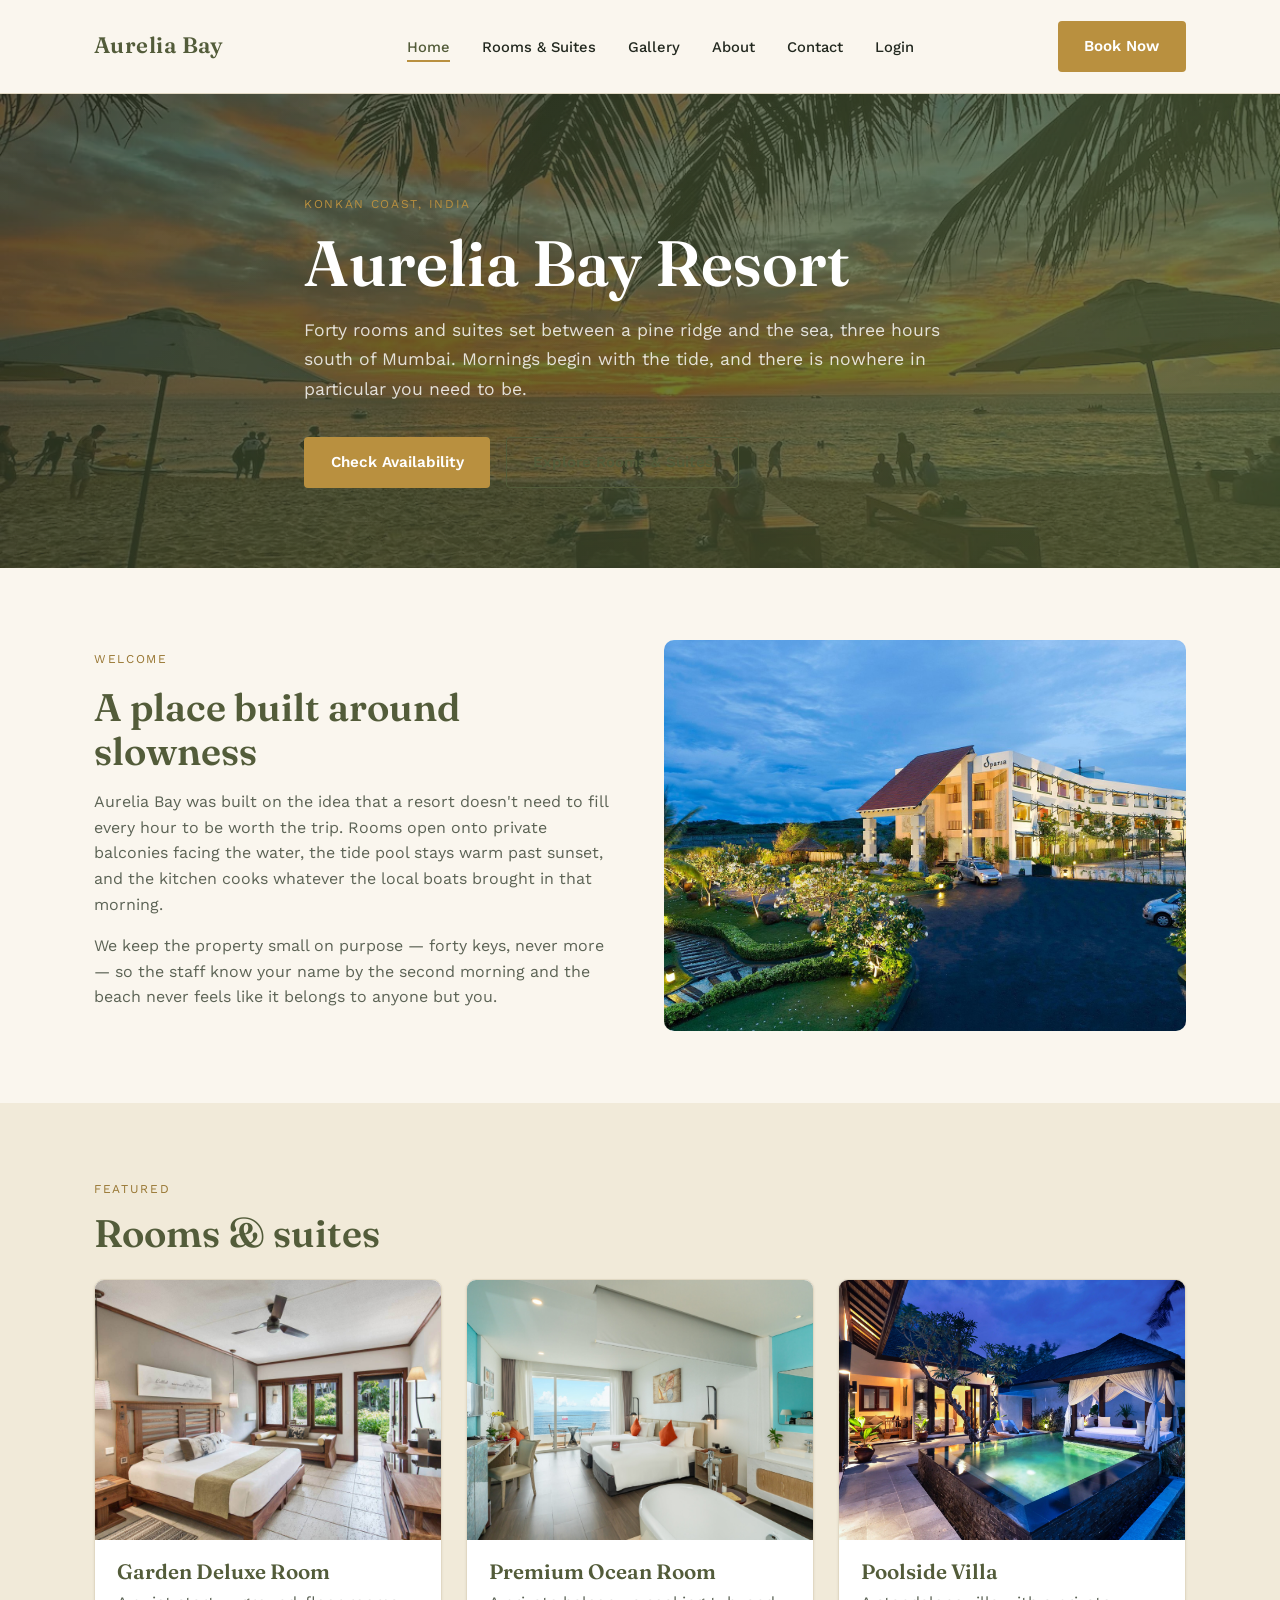
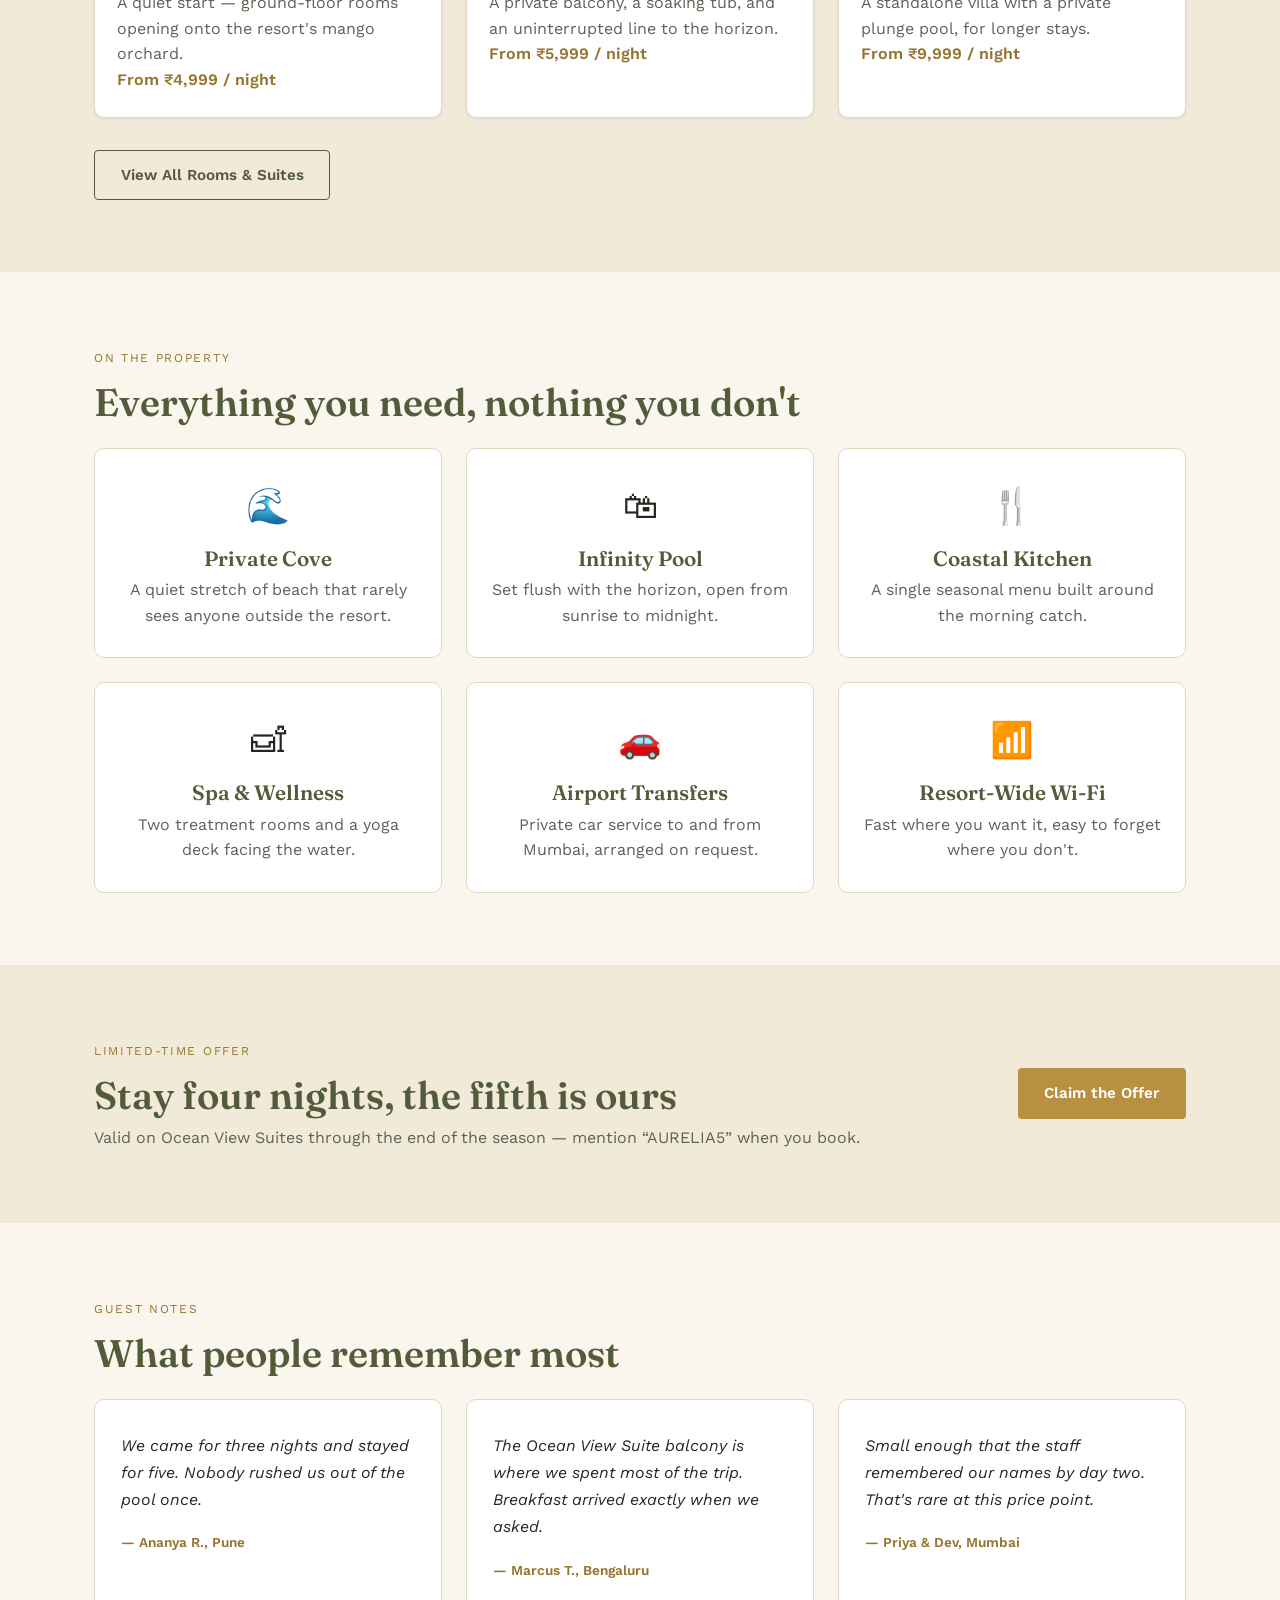
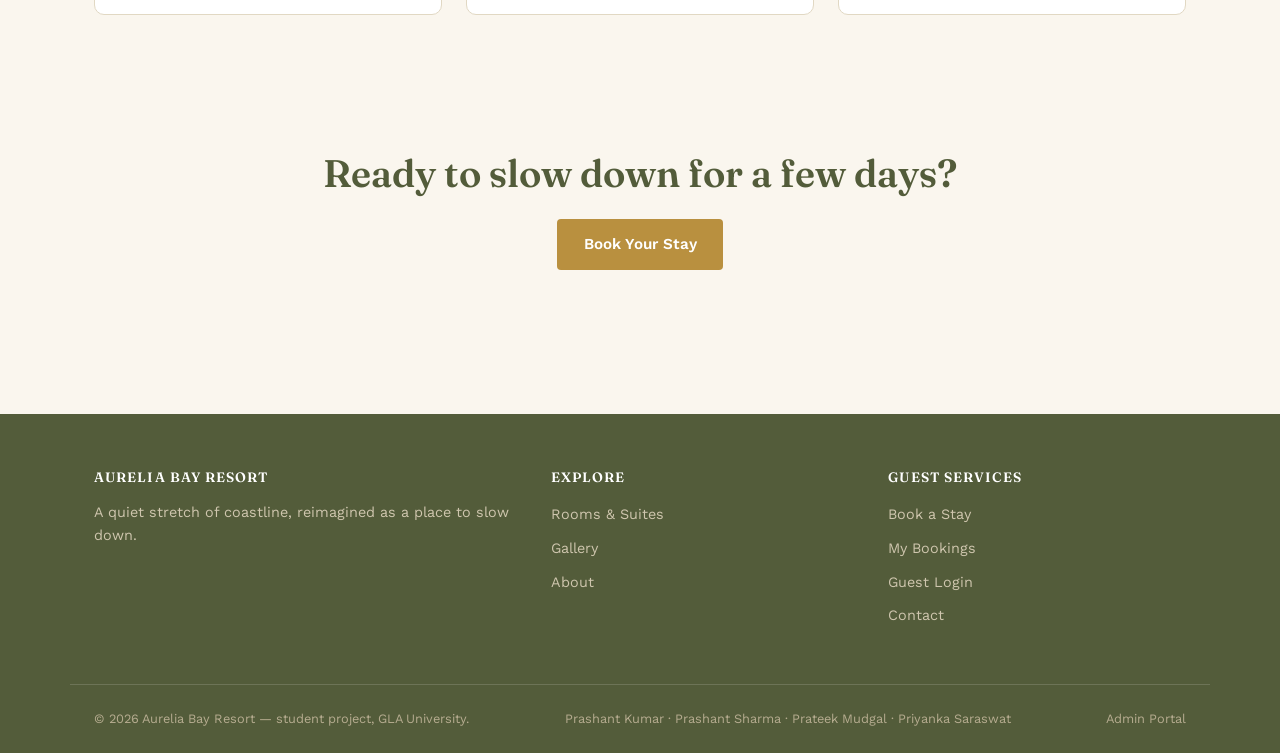
<file: index.html>
<!DOCTYPE html>
<html lang="en">
<head>
  <meta charset="UTF-8">
  <meta name="viewport" content="width=device-width, initial-scale=1.0">
  <title>Home &mdash; Aurelia Bay Resort</title>
  <link rel="preconnect" href="https://fonts.googleapis.com">
  <link rel="preconnect" href="https://fonts.gstatic.com" crossorigin>
  <link href="https://fonts.googleapis.com/css2?family=Fraunces:opsz,wght@9..144,400;9..144,600&family=Work+Sans:wght@400;500;600&display=swap" rel="stylesheet">
  <link rel="stylesheet" href="css/style.css">

</head>
<body>

<header class="site-header">
  <!-- =================================================================
       Shared header + footer. Do NOT edit markup or styling here on a
       per-page basis — this block must stay identical across every
       public page. Header/footer look comes ONLY from css/style.css.
       ================================================================= -->
  <div class="container header-inner">
    <a href="index.html" class="logo">Aurelia Bay</a>
    <input type="checkbox" id="nav-toggle" class="nav-toggle">
    <label for="nav-toggle" class="nav-toggle-label"><span></span><span></span><span></span></label>
    <nav class="main-nav" aria-label="Primary">
      <ul>
        <li><a href="index.html" class="nav-link active">Home</a></li>
        <li><a href="rooms.html" class="nav-link">Rooms &amp; Suites</a></li>
        <li><a href="gallery.html" class="nav-link">Gallery</a></li>
        <li><a href="about.html" class="nav-link">About</a></li>
        <li><a href="contact.html" class="nav-link">Contact</a></li>
        <li id="nav-auth-slot"><a href="login.html" class="nav-link">Login</a></li>
      </ul>
    </nav>
    <a href="booking.html" class="btn btn-primary nav-cta">Book Now</a>
  </div>
</header>

<main>
  <!-- =================================================================
       PAGE CONTENT — owned by Prashant Kumar
       Do not add <style> tags or inline style="" — use css/style.css.
       ================================================================= -->

  <section class="hero">
    <div class="container">
      <p class="eyebrow">Konkan Coast, India</p>
      <h1>Aurelia Bay Resort</h1>
      <p class="hero-sub">Forty rooms and suites set between a pine ridge and the sea, three hours south of Mumbai. Mornings begin with the tide, and there is nowhere in particular you need to be.</p>
      <div class="hero-actions">
        <a href="booking.html" class="btn btn-primary">Check Availability</a>
        <a href="rooms.html" class="btn btn-outline">Explore Rooms &amp; Suites</a>
      </div>
    </div>
  </section>

  <section class="section container">
    <div class="welcome-grid">
      <div>
        <p class="eyebrow">Welcome</p>
        <h2>A place built around slowness</h2>
        <p>Aurelia Bay was built on the idea that a resort doesn't need to fill every hour to be worth the trip. Rooms open onto private balconies facing the water, the tide pool stays warm past sunset, and the kitchen cooks whatever the local boats brought in that morning.</p>
        <p>We keep the property small on purpose &mdash; forty keys, never more &mdash; so the staff know your name by the second morning and the beach never feels like it belongs to anyone but you.</p>
      </div>
      <div class="card-media"><img src="gallery/Resort-Exterior.jpg" alt="Aurelia Bay Resort exterior"></div>
    </div>
  </section>

  <section class="section section-alt">
    <div class="container">
      <p class="eyebrow">Featured</p>
      <h2>Rooms &amp; suites</h2>
      <div class="featured-grid">
        <div class="card">
          <div class="card-media"><img src="gallery/Garden-View-Room.jpg" alt="Garden View Room"></div>
          <div class="card-body">
            <h3>Garden Deluxe Room</h3>
            <p>A quiet start &mdash; ground-floor rooms opening onto the resort's mango orchard.</p>
            <p class="card-price">From &#8377;4,999 / night</p>
          </div>
        </div>
        <div class="card">
          <div class="card-media"><img src="gallery/Premium-View-Ocean.jpg" alt="Ocean View Suite"></div>
          <div class="card-body">
            <h3>Premium Ocean Room</h3>
            <p>A private balcony, a soaking tub, and an uninterrupted line to the horizon.</p>
            <p class="card-price">From &#8377;5,999 / night</p>
          </div>
        </div>
        <div class="card">
          <div class="card-media"><img src="gallery/Poolside-View-Villa.jpg" alt="Pool Villa"></div>
          <div class="card-body">
            <h3>Poolside Villa</h3>
            <p>A standalone villa with a private plunge pool, for longer stays.</p>
            <p class="card-price">From &#8377;9,999 / night</p>
          </div>
        </div>
      </div>
      <p class="mt-lg"><a href="rooms.html" class="btn btn-outline">View All Rooms &amp; Suites</a></p>
    </div>
  </section>

  <section class="section container">
    <p class="eyebrow">On the Property</p>
    <h2>Everything you need, nothing you don't</h2>
    <div class="amenities-grid">
      <div class="amenity"><span class="amenity-icon">&#127754;</span><h3>Private Cove</h3><p>A quiet stretch of beach that rarely sees anyone outside the resort.</p></div>
      <div class="amenity"><span class="amenity-icon">&#128717;</span><h3>Infinity Pool</h3><p>Set flush with the horizon, open from sunrise to midnight.</p></div>
      <div class="amenity"><span class="amenity-icon">&#127860;</span><h3>Coastal Kitchen</h3><p>A single seasonal menu built around the morning catch.</p></div>
      <div class="amenity"><span class="amenity-icon">&#128715;</span><h3>Spa &amp; Wellness</h3><p>Two treatment rooms and a yoga deck facing the water.</p></div>
      <div class="amenity"><span class="amenity-icon">&#128663;</span><h3>Airport Transfers</h3><p>Private car service to and from Mumbai, arranged on request.</p></div>
      <div class="amenity"><span class="amenity-icon">&#128246;</span><h3>Resort-Wide Wi-Fi</h3><p>Fast where you want it, easy to forget where you don't.</p></div>
    </div>
  </section>

  <section class="section section-alt cta-banner">
    <div class="container cta-banner-inner">
      <div>
        <p class="eyebrow">Limited-Time Offer</p>
        <h2>Stay four nights, the fifth is ours</h2>
        <p>Valid on Ocean View Suites through the end of the season &mdash; mention &ldquo;AURELIA5&rdquo; when you book.</p>
      </div>
      <a href="booking.html" class="btn btn-primary">Claim the Offer</a>
    </div>
  </section>

  <section class="section container">
    <p class="eyebrow">Guest Notes</p>
    <h2>What people remember most</h2>
    <div class="testimonial-grid">
      <blockquote class="testimonial">
        <p>We came for three nights and stayed for five. Nobody rushed us out of the pool once.</p>
        <cite>&mdash; Ananya R., Pune</cite>
      </blockquote>
      <blockquote class="testimonial">
        <p>The Ocean View Suite balcony is where we spent most of the trip. Breakfast arrived exactly when we asked.</p>
        <cite>&mdash; Marcus T., Bengaluru</cite>
      </blockquote>
      <blockquote class="testimonial">
        <p>Small enough that the staff remembered our names by day two. That's rare at this price point.</p>
        <cite>&mdash; Priya &amp; Dev, Mumbai</cite>
      </blockquote>
    </div>
  </section>

  <section class="section container final-cta">
    <h2>Ready to slow down for a few days?</h2>
    <a href="booking.html" class="btn btn-primary">Book Your Stay</a>
  </section>
</main>

<footer class="site-footer">
  <div class="container footer-grid">
    <div>
      <h4>Aurelia Bay Resort</h4>
      <p>A quiet stretch of coastline, reimagined as a place to slow down.</p>
    </div>
    <div>
      <h4>Explore</h4>
      <ul role="list">
        <li><a href="rooms.html">Rooms &amp; Suites</a></li>
        <li><a href="gallery.html">Gallery</a></li>
        <li><a href="about.html">About</a></li>
      </ul>
    </div>
    <div>
      <h4>Guest Services</h4>
      <ul role="list">
        <li><a href="booking.html">Book a Stay</a></li>
        <li><a href="my-bookings.html">My Bookings</a></li>
        <li><a href="login.html">Guest Login</a></li>
        <li><a href="contact.html">Contact</a></li>
      </ul>
    </div>
  </div>
  <div class="container footer-bottom">
    <span>&copy; 2026 Aurelia Bay Resort &mdash; student project, GLA University.</span>
    <span>Prashant Kumar &middot; Prashant Sharma &middot; Prateek Mudgal &middot; Priyanka Saraswat</span>
    <a href="admin-login.html" style="color:#b6ac90;font-size:0.8rem">Admin Portal</a>
  </div>
</footer>

<script src="Js/main.js"></script>
</body>
</html>
</file>
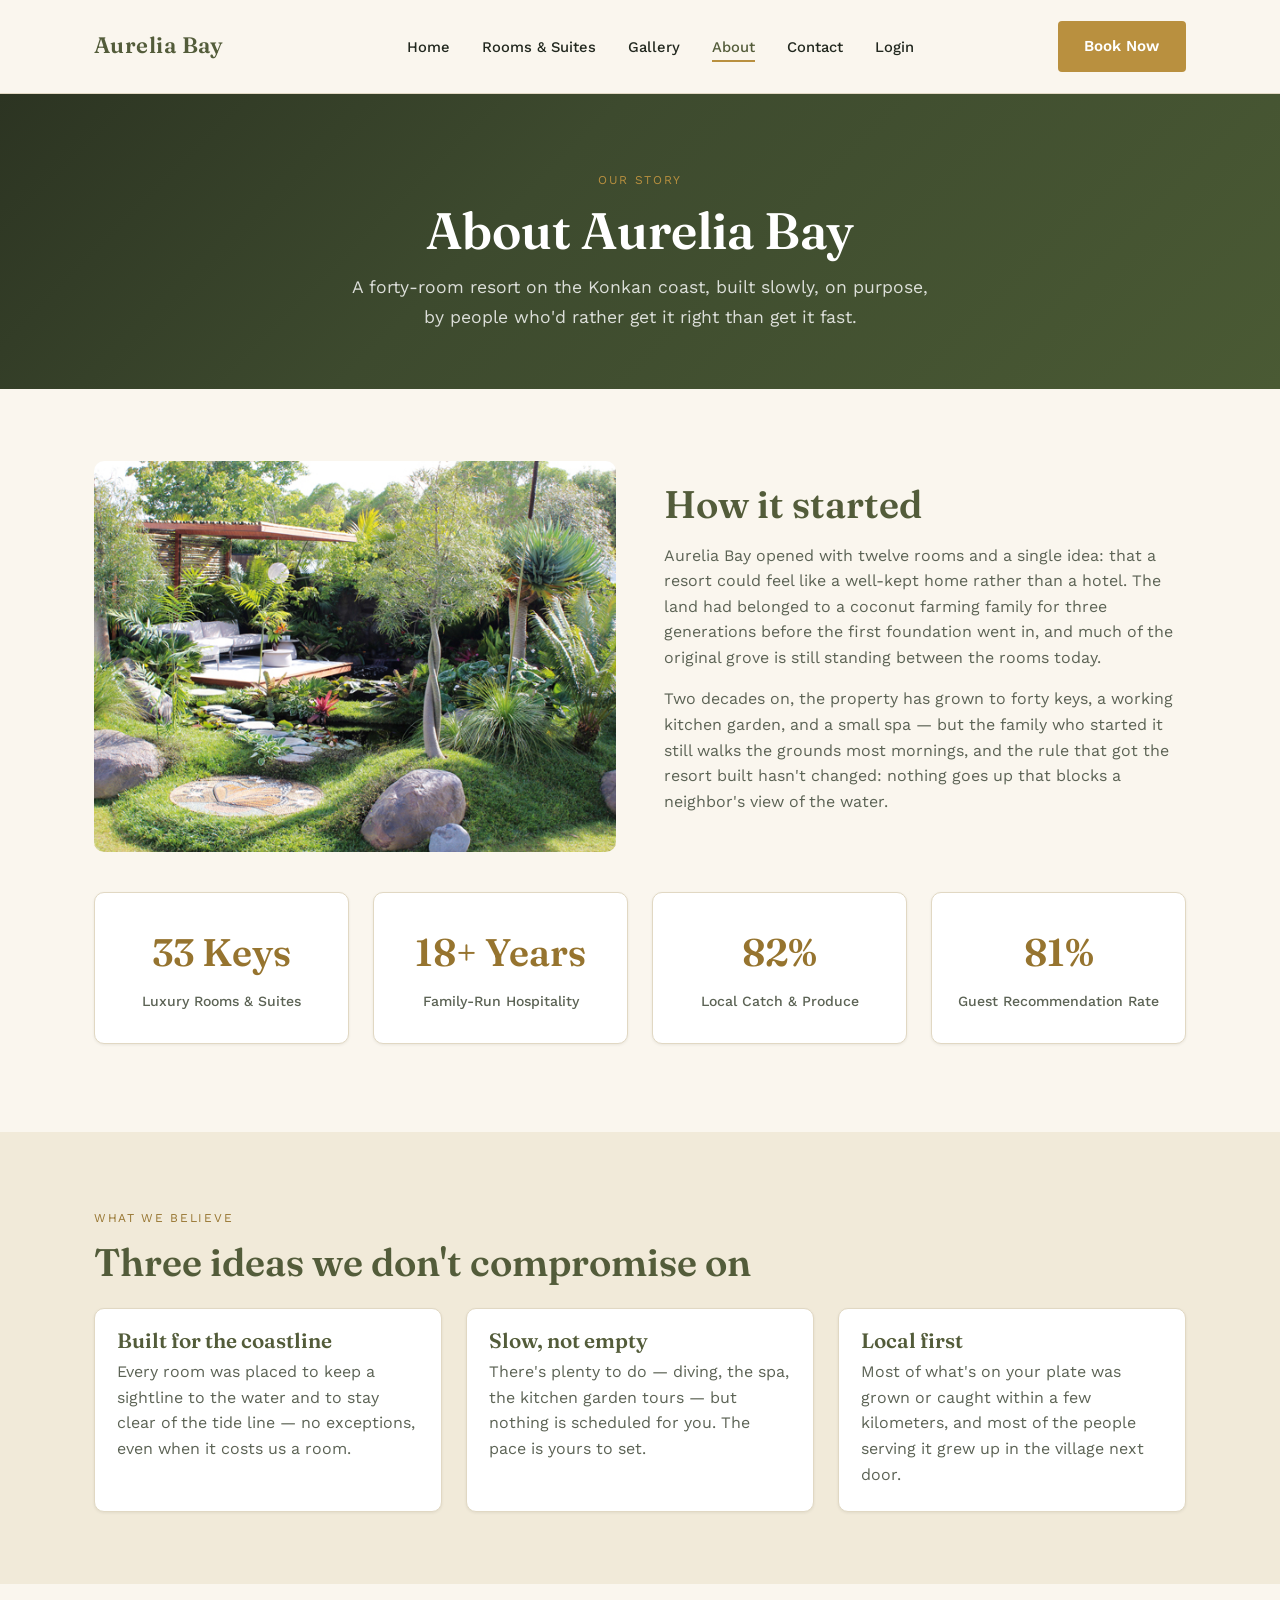
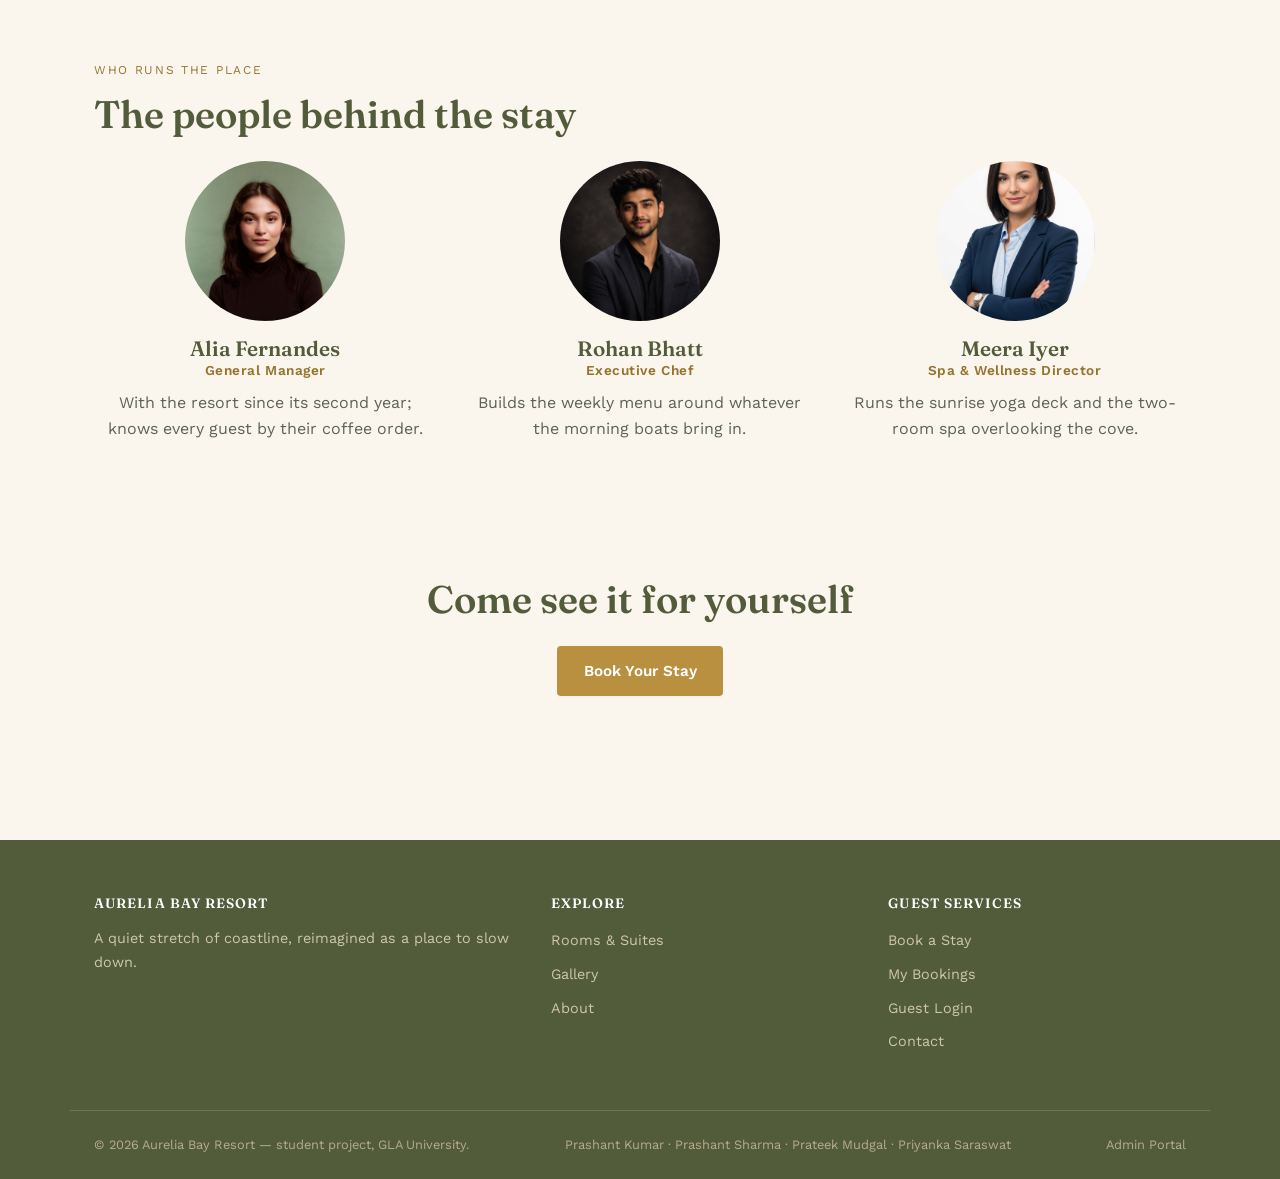
<file: about.html>
<!DOCTYPE html>
<html lang="en">

<head>
  <meta charset="UTF-8">
  <meta name="viewport" content="width=device-width, initial-scale=1.0">
  <title>About Us &mdash; Aurelia Bay Resort</title>
  <link rel="preconnect" href="https://fonts.googleapis.com">
  <link rel="preconnect" href="https://fonts.gstatic.com" crossorigin>
  <link
    href="https://fonts.googleapis.com/css2?family=Fraunces:opsz,wght@9..144,400;9..144,600&family=Work+Sans:wght@400;500;600&display=swap"
    rel="stylesheet">
  <link rel="stylesheet" href="css/style.css">

</head>

<body>

  <header class="site-header">
    <!-- =================================================================
       Shared header + footer. Do NOT edit markup or styling here on a
       per-page basis — this block must stay identical across every
       public page. Header/footer look comes ONLY from css/style.css.
       ================================================================= -->
    <div class="container header-inner">
      <a href="index.html" class="logo">Aurelia Bay</a>
      <input type="checkbox" id="nav-toggle" class="nav-toggle">
      <label for="nav-toggle" class="nav-toggle-label"><span></span><span></span><span></span></label>
      <nav class="main-nav" aria-label="Primary">
        <ul>
          <li><a href="index.html" class="nav-link">Home</a></li>
          <li><a href="rooms.html" class="nav-link">Rooms &amp; Suites</a></li>
          <li><a href="gallery.html" class="nav-link">Gallery</a></li>
          <li><a href="about.html" class="nav-link active">About</a></li>
          <li><a href="contact.html" class="nav-link">Contact</a></li>
          <li id="nav-auth-slot"><a href="login.html" class="nav-link">Login</a></li>
        </ul>
      </nav>
      <a href="booking.html" class="btn btn-primary nav-cta">Book Now</a>
    </div>
  </header>

  <main>
    <!-- =================================================================
       PAGE CONTENT — owned by Prashant Kumar
       Do not add <style> tags or inline style="" — use css/style.css.
       ================================================================= -->

    <section class="page-hero">
      <div class="container">
        <p class="eyebrow">Our Story</p>
        <h1>About Aurelia Bay</h1>
        <p class="lead">A forty-room resort on the Konkan coast, built slowly, on purpose, by people who'd rather get it
          right than get it fast.</p>
      </div>
    </section>

    <section class="section container">
      <div class="welcome-grid">
        <div class="card-media"><img src="gallery/Resort-Garden.jpg" alt="Aurelia Bay Resort gardens"></div>
        <div>
          <h2>How it started</h2>
          <p>Aurelia Bay opened with twelve rooms and a single idea: that a resort could feel like a well-kept home
            rather than a hotel. The land had belonged to a coconut farming family for three generations before the
            first foundation went in, and much of the original grove is still standing between the rooms today.</p>
          <p>Two decades on, the property has grown to forty keys, a working kitchen garden, and a small spa &mdash; but
            the family who started it still walks the grounds most mornings, and the rule that got the resort built
            hasn't changed: nothing goes up that blocks a neighbor's view of the water.</p>
        </div>
      </div>

      <div class="about-stats-grid">
        <div class="stat-item">
          <span class="stat-number" data-target="40" data-suffix=" Keys">0</span>
          <span class="stat-label">Luxury Rooms &amp; Suites</span>
        </div>
        <div class="stat-item">
          <span class="stat-number" data-target="22" data-suffix="+ Years">0</span>
          <span class="stat-label">Family-Run Hospitality</span>
        </div>
        <div class="stat-item">
          <span class="stat-number" data-target="100" data-suffix="%">0</span>
          <span class="stat-label">Local Catch &amp; Produce</span>
        </div>
        <div class="stat-item">
          <span class="stat-number" data-target="98" data-suffix="%">0</span>
          <span class="stat-label">Guest Recommendation Rate</span>
        </div>
      </div>
    </section>

    <section class="section section-alt">
      <div class="container">
        <p class="eyebrow">What We Believe</p>
        <h2>Three ideas we don't compromise on</h2>
        <div class="value-grid">
          <div class="card">
            <div class="card-body">
              <h3>Built for the coastline</h3>
              <p>Every room was placed to keep a sightline to the water and to stay clear of the tide line &mdash; no
                exceptions, even when it costs us a room.</p>
            </div>
          </div>
          <div class="card">
            <div class="card-body">
              <h3>Slow, not empty</h3>
              <p>There's plenty to do &mdash; diving, the spa, the kitchen garden tours &mdash; but nothing is scheduled
                for you. The pace is yours to set.</p>
            </div>
          </div>
          <div class="card">
            <div class="card-body">
              <h3>Local first</h3>
              <p>Most of what's on your plate was grown or caught within a few kilometers, and most of the people
                serving it grew up in the village next door.</p>
            </div>
          </div>
        </div>
      </div>
    </section>

    <section class="section container">
      <p class="eyebrow">Who Runs the Place</p>
      <h2>The people behind the stay</h2>
      <div class="team-grid">
        <div>
          <div class="card-media team-photo"><img src="gallery/Alia Fernandes.png" alt="Alia Fernandes"></div>
          <h3>Alia Fernandes</h3>
          <p class="team-role">General Manager</p>
          <p>With the resort since its second year; knows every guest by their coffee order.</p>
        </div>
        <div>
          <div class="card-media team-photo"><img src="gallery/Rohan Bhatt.png" alt="Rohan Bhatt"></div>
          <h3>Rohan Bhatt</h3>
          <p class="team-role">Executive Chef</p>
          <p>Builds the weekly menu around whatever the morning boats bring in.</p>
        </div>
        <div>
          <div class="card-media team-photo"><img src="gallery/Meera Iyer.png" alt="Meera Iyer"></div>
          <h3>Meera Iyer</h3>
          <p class="team-role">Spa &amp; Wellness Director</p>
          <p>Runs the sunrise yoga deck and the two-room spa overlooking the cove.</p>
        </div>
      </div>
    </section>

    <section class="section container final-cta">
      <h2>Come see it for yourself</h2>
      <a href="booking.html" class="btn btn-primary">Book Your Stay</a>
    </section>
  </main>

  <footer class="site-footer">
    <div class="container footer-grid">
      <div>
        <h4>Aurelia Bay Resort</h4>
        <p>A quiet stretch of coastline, reimagined as a place to slow down.</p>
      </div>
      <div>
        <h4>Explore</h4>
        <ul role="list">
          <li><a href="rooms.html">Rooms &amp; Suites</a></li>
          <li><a href="gallery.html">Gallery</a></li>
          <li><a href="about.html">About</a></li>
        </ul>
      </div>
      <div>
        <h4>Guest Services</h4>
        <ul role="list">
          <li><a href="booking.html">Book a Stay</a></li>
          <li><a href="my-bookings.html">My Bookings</a></li>
          <li><a href="login.html">Guest Login</a></li>
          <li><a href="contact.html">Contact</a></li>
        </ul>
      </div>
    </div>
    <div class="container footer-bottom">
      <span>&copy; 2026 Aurelia Bay Resort &mdash; student project, GLA University.</span>
      <span>Prashant Kumar &middot; Prashant Sharma &middot; Prateek Mudgal &middot; Priyanka Saraswat</span>
      <a href="admin-login.html" style="color:#b6ac90;font-size:0.8rem">Admin Portal</a>
    </div>
  </footer>

  <script src="Js/main.js"></script>
  <script src="Js/about.js"></script>
</body>

</html>
</file>
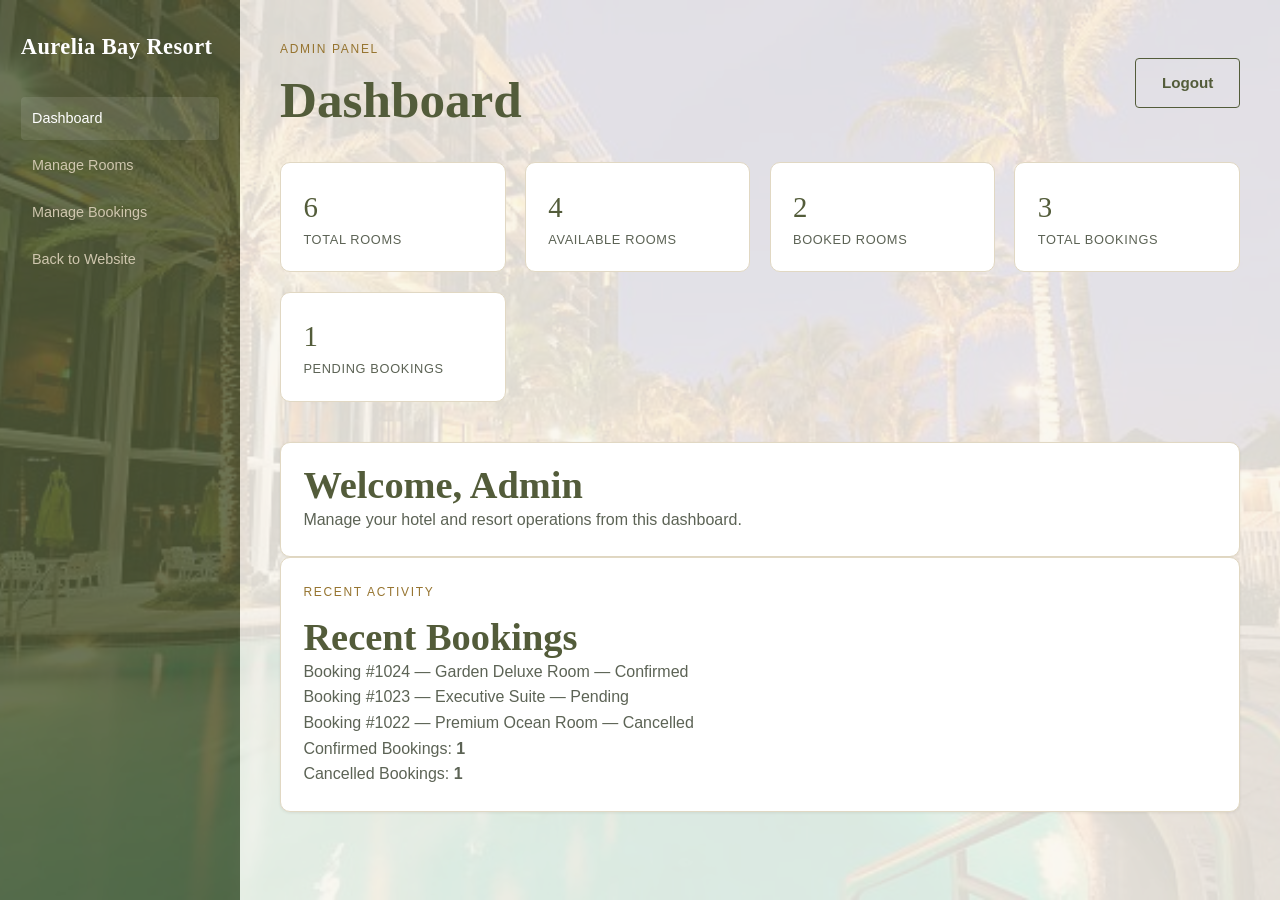
<file: admin-dashboard.html>
<!DOCTYPE html>
<html lang="en">

<head>
    <meta charset="UTF-8">
    <meta name="viewport" content="width=device-width, initial-scale=1.0">

    <title>Admin Dashboard</title>

    <link rel="stylesheet" href="css/style.css">
    <link rel="stylesheet" href="css/admin.css">
</head>

<body>

    <div class="admin-shell">

        <aside class="admin-sidebar">

            <a href="admin-dashboard.html" class="logo">
                Aurelia Bay Resort
            </a>

            <nav class="admin-nav">
                <a href="admin-dashboard.html" class="active">Dashboard</a>
                <a href="manage-rooms.html">Manage Rooms</a>
                <a href="manage-bookings.html">Manage Bookings</a>
                <a href="index.html">Back to Website</a>
            </nav>

        </aside>

        <main class="admin-main">

            <div class="admin-topbar">
                <div>
                    <span class="eyebrow">Admin Panel</span>
                    <h1>Dashboard</h1>
                </div>

                <a href="admin-login.html" class="btn btn-outline">
                    Logout
                </a>
            </div>

            <!-- Room and Booking Statistics -->
            <section class="stat-grid">

                <article class="stat-card">
                    <div class="stat-value" id="total-rooms">6</div>
                    <div class="stat-label">Total Rooms</div>
                </article>

                <article class="stat-card">
                    <div class="stat-value" id="available-rooms">4</div>
                    <div class="stat-label">Available Rooms</div>
                </article>

                <article class="stat-card">
                    <div class="stat-value" id="booked-rooms">2</div>
                    <div class="stat-label">Booked Rooms</div>
                </article>

                <article class="stat-card">
                    <div class="stat-value" id="total-bookings">3</div>
                    <div class="stat-label">Total Bookings</div>
                </article>

                <article class="stat-card">
                    <div class="stat-value" id="pending-bookings">1</div>
                    <div class="stat-label">Pending Bookings</div>
                </article>

            </section>

            <section class="card">
                <div class="card-body">

                    <h2>Welcome, Admin</h2>

                    <p>
                        Manage your hotel and resort operations
                        from this dashboard.
                    </p>

                </div>
            </section>

            <section class="card">
                <div class="card-body">

                    <span class="eyebrow">Recent Activity</span>
                    <h2>Recent Bookings</h2>

                    <div id="recent-bookings">
                    </div>

                    <p>
                        Confirmed Bookings:
                        <strong id="confirmed-bookings">1</strong>
                    </p>

                    <p>
                        Cancelled Bookings:
                        <strong id="cancelled-bookings">1</strong>
                    </p>

                </div>
            </section>

        </main>

    </div>

    <script src="Js/admin-dashboard.js"></script>

</body>
</html>
</file>
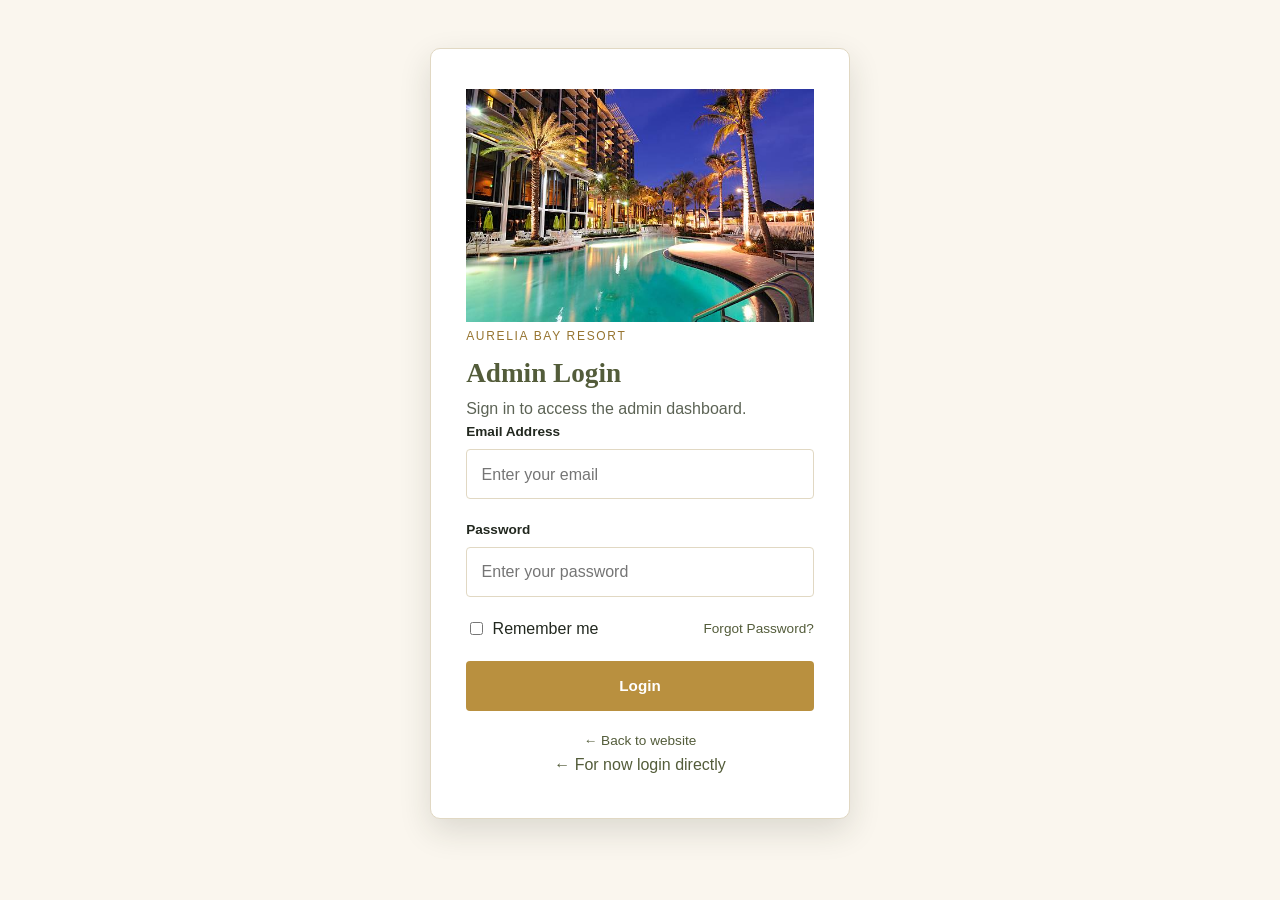
<file: admin-login.html>
<!DOCTYPE html>
<html lang="en">

<head>
    <meta charset="UTF-8">
    <meta name="viewport" content="width=device-width, initial-scale=1.0">

    <title>Admin Login | Aurelia Bay Resort</title>

    <link rel="stylesheet" href="css/style.css">
    <link rel="stylesheet" href="css/admin.css">
</head>

<body>

    <main class="auth-wrap">

        <section class="auth-card">

            <img src="images/admin-resort.jpg" alt="Aurelia Bay Resort">

            <span class="eyebrow">Aurelia Bay Resort</span>

            <h1>Admin Login</h1>

            <p>Sign in to access the admin dashboard.</p>

            <!-- Login Form -->
            <form action="admin-dashboard.html" onsubmit="return login()">

                <div class="form-group">

                    <label class="form-label" for="admin-email">
                        Email Address
                    </label>

                    <input
                        class="form-input"
                        type="email"
                        id="admin-email"
                        name="email"
                        placeholder="Enter your email"
                        required
                    >

                </div>

                <div class="form-group">

                    <label class="form-label" for="admin-password">
                        Password
                    </label>

                    <input
                        class="form-input"
                        type="password"
                        id="admin-password"
                        name="password"
                        placeholder="Enter your password"
                        minlength="6"
                        required
                    >

                </div>

                <div class="login-options">

                    <label>
                        <input type="checkbox" id="remember-me" name="remember">
                        Remember me
                    </label>

                    <a href="#">Forgot Password?</a>

                </div>

                <button class="btn btn-primary btn-block" type="submit">
                    Login
                </button>

            </form>

            <p class="auth-foot">
                <a href="index.html">← Back to website</a>
            </p>
            <a href="admin-dashboard.html" style="text-align:center; display:block">← For now
                login directly</a>

        </section>

    </main>

    <!-- JavaScript File -->
    <script src="Js/admin-login.js"></script>

</body>
</html>
</file>
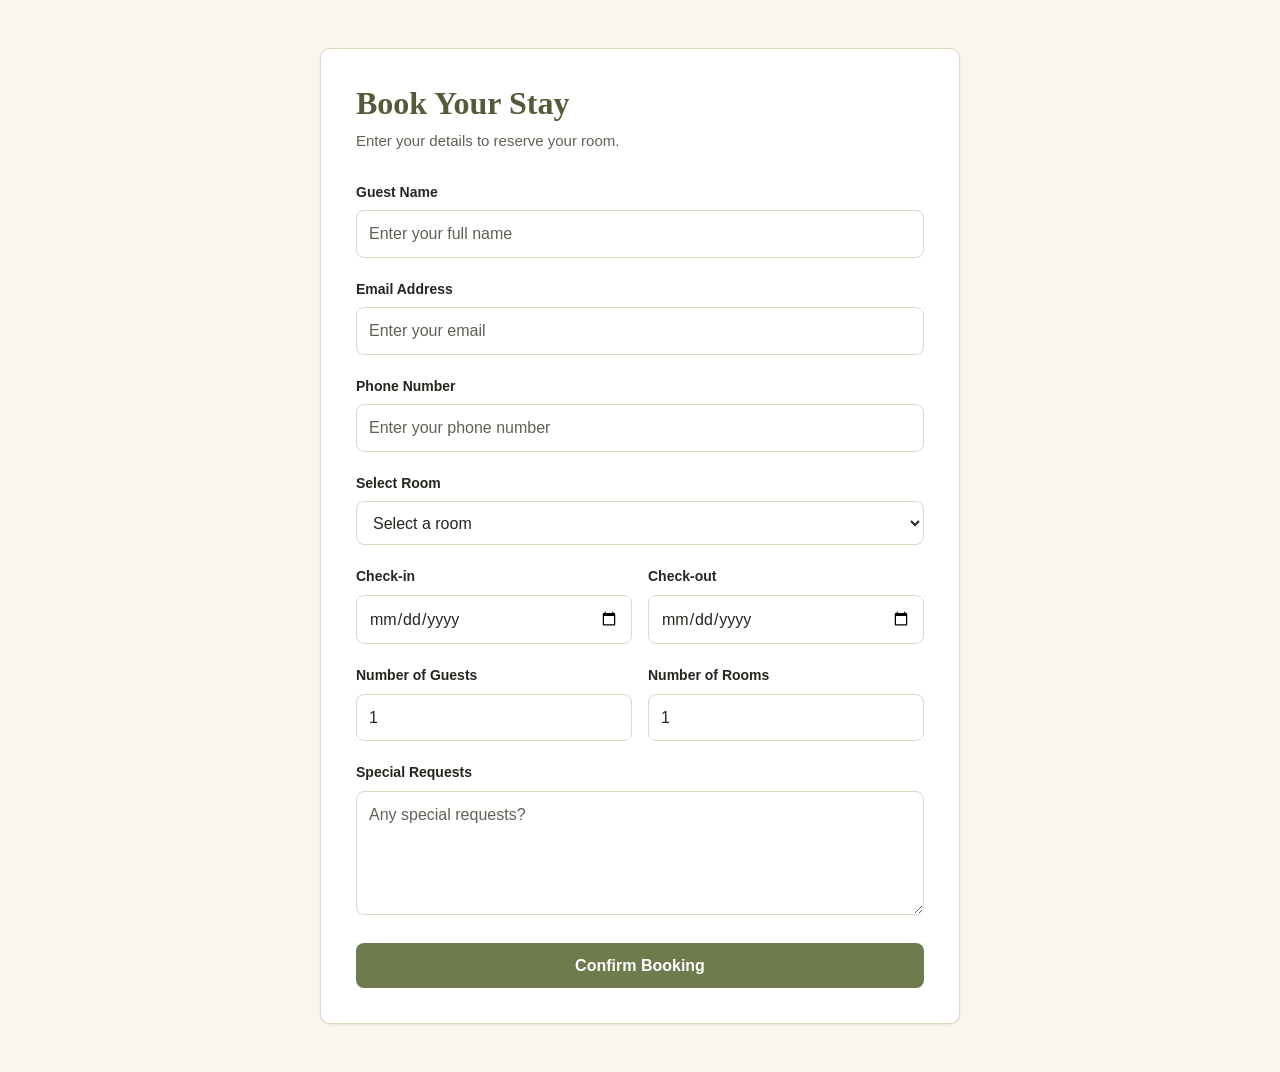
<file: Booking.html>
<!DOCTYPE html>
<html lang="en">

<head>
    <meta charset="UTF-8">
    <meta name="viewport" content="width=device-width, initial-scale=1.0">
    <title>Booking | Aurelia Bay</title>

    <link rel="stylesheet" href="css/style.css">
    <link rel="stylesheet" href="css/booking.css">
</head>

<body>

    <main class="page-container">

        <section class="booking-form">

            <div class="page-header">
                <h1>Book Your Stay</h1>
                <p>Enter your details to reserve your room.</p>
            </div>

            <form>

                <div class="form-group">
                    <label for="guest-name">Guest Name</label>
                    <input
                        type="text"
                        id="guest-name"
                        class="form-input"
                        placeholder="Enter your full name"
                        required
                    >
                </div>

                <div class="form-group">
                    <label for="email">Email Address</label>
                    <input
                        type="email"
                        id="email"
                        class="form-input"
                        placeholder="Enter your email"
                        required
                    >
                </div>

                <div class="form-group">
                    <label for="phone">Phone Number</label>
                    <input
                        type="tel"
                        id="phone"
                        class="form-input"
                        placeholder="Enter your phone number"
                        required
                    >
                </div>

                <div class="form-group">
                    <label for="room">Select Room</label>

                    <select id="room" class="form-input" required>
                        <option value="">Select a room</option>
                        <option value="garden-deluxe-room">Garden Deluxe Room</option>
                        <option value="premium-ocean-room">Premium Ocean Room</option>
                        <option value="executive-suite">Executive Suite</option>
                        <option value="family-room">Family Room</option>
                        <option value="poolside-villa">Poolside Villa</option>
                        <option value="presidential-suite">Presidential Suite</option>
                    </select>
                </div>

                <div class="booking-form-row">

                    <div class="form-group">
                        <label for="check-in">Check-in</label>
                        <input
                            type="date"
                            id="check-in"
                            class="form-input"
                            required
                        >
                    </div>

                    <div class="form-group">
                        <label for="check-out">Check-out</label>
                        <input
                            type="date"
                            id="check-out"
                            class="form-input"
                            required
                        >
                    </div>

                </div>

                <div class="booking-form-row">

                    <div class="form-group">
                        <label for="guests">Number of Guests</label>
                        <input
                            type="number"
                            id="guests"
                            class="form-input"
                            min="1"
                            max="10"
                            value="1"
                            required
                        >
                    </div>

                    <div class="form-group">
                        <label for="rooms">Number of Rooms</label>
                        <input
                            type="number"
                            id="rooms"
                            class="form-input"
                            min="1"
                            max="5"
                            value="1"
                            required
                        >
                    </div>

                </div>

                <div class="form-group">
                    <label for="requests">Special Requests</label>

                    <textarea
                        id="requests"
                        class="form-input"
                        rows="4"
                        placeholder="Any special requests?"
                    ></textarea>
                </div>

                <button type="submit" class="btn btn-primary">
                    Confirm Booking
                </button>

            </form>

        </section>

    </main>

    <script src="js/script.js"></script>
</body>

</html>
</file>
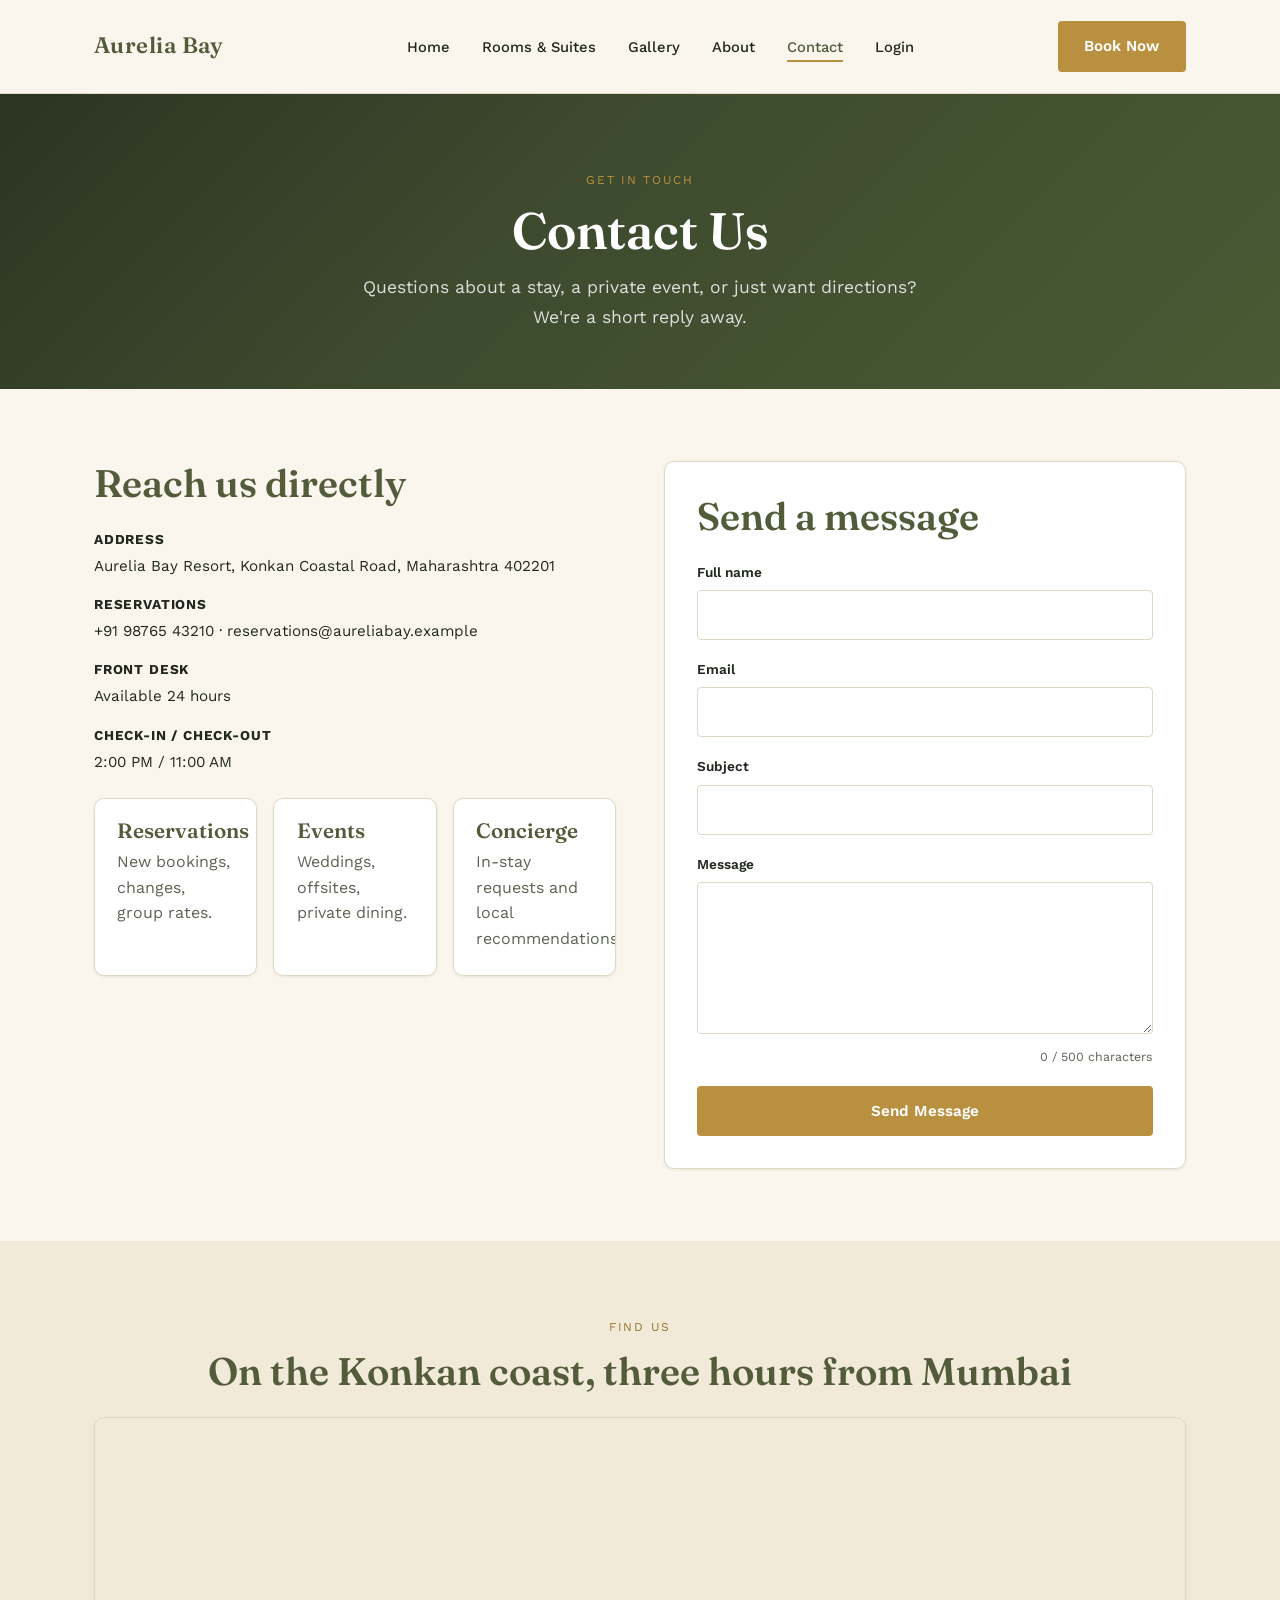
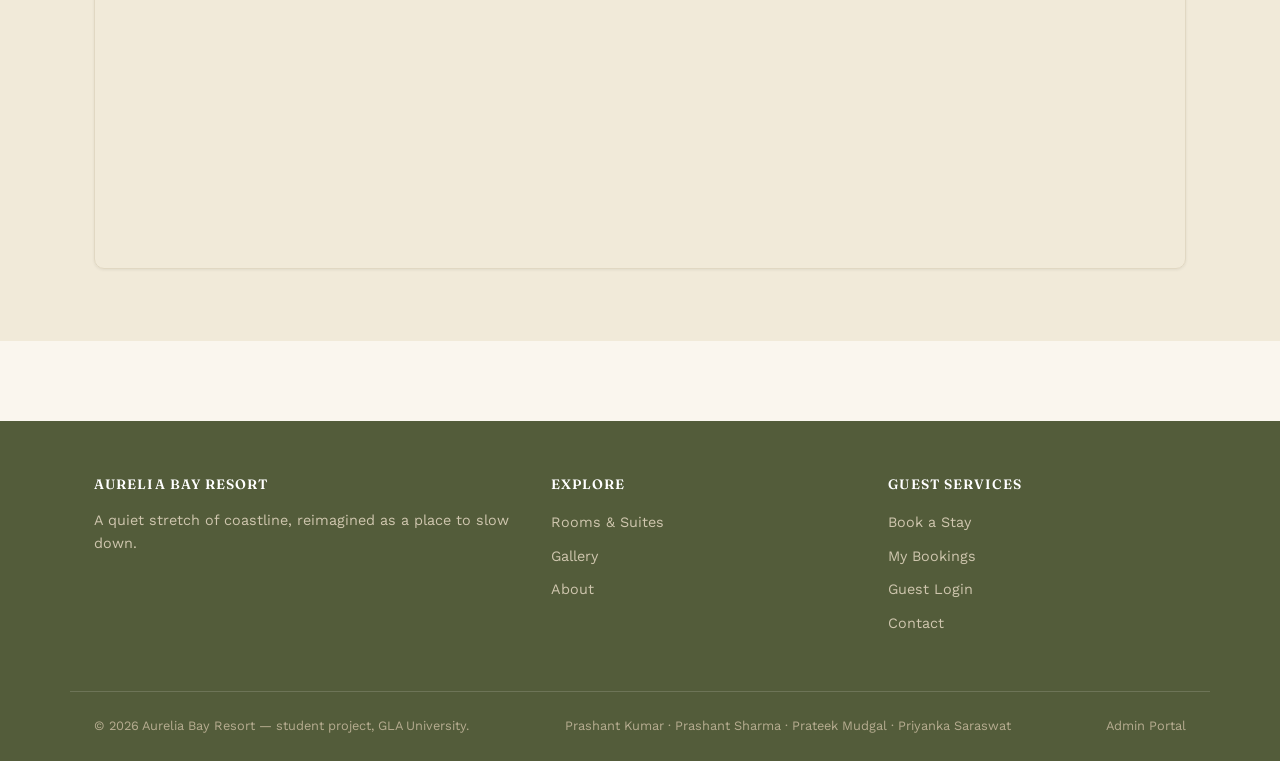
<file: contact.html>
<!DOCTYPE html>
<html lang="en">

<head>
  <meta charset="UTF-8">
  <meta name="viewport" content="width=device-width, initial-scale=1.0">
  <title>Contact Us &mdash; Aurelia Bay Resort</title>
  <link rel="preconnect" href="https://fonts.googleapis.com">
  <link rel="preconnect" href="https://fonts.gstatic.com" crossorigin>
  <link
    href="https://fonts.googleapis.com/css2?family=Fraunces:opsz,wght@9..144,400;9..144,600&family=Work+Sans:wght@400;500;600&display=swap"
    rel="stylesheet">
  <link rel="stylesheet" href="css/style.css">

</head>

<body>

  <header class="site-header">
    <!-- =================================================================
       Shared header + footer. Do NOT edit markup or styling here on a
       per-page basis — this block must stay identical across every
       public page. Header/footer look comes ONLY from css/style.css.
       ================================================================= -->
    <div class="container header-inner">
      <a href="index.html" class="logo">Aurelia Bay</a>
      <input type="checkbox" id="nav-toggle" class="nav-toggle">
      <label for="nav-toggle" class="nav-toggle-label"><span></span><span></span><span></span></label>
      <nav class="main-nav" aria-label="Primary">
        <ul>
          <li><a href="index.html" class="nav-link">Home</a></li>
          <li><a href="rooms.html" class="nav-link">Rooms &amp; Suites</a></li>
          <li><a href="gallery.html" class="nav-link">Gallery</a></li>
          <li><a href="about.html" class="nav-link">About</a></li>
          <li><a href="contact.html" class="nav-link active">Contact</a></li>
          <li id="nav-auth-slot"><a href="login.html" class="nav-link">Login</a></li>
        </ul>
      </nav>
      <a href="booking.html" class="btn btn-primary nav-cta">Book Now</a>
    </div>
  </header>

  <main>
    <!-- =================================================================
       PAGE CONTENT — owned by Prashant Kumar
       Do not add <style> tags or inline style="" — use css/style.css.
       ================================================================= -->

    <section class="page-hero">
      <div class="container">
        <p class="eyebrow">Get in Touch</p>
        <h1>Contact Us</h1>
        <p class="lead">Questions about a stay, a private event, or just want directions? We're a short reply away.</p>
      </div>
    </section>

    <section class="section container">
      <div class="contact-layout">
        <div>
          <h2>Reach us directly</h2>
          <ul class="info-list">
            <li><strong>Address </strong> Aurelia Bay Resort, Konkan Coastal Road, Maharashtra 402201</li>
            <li><strong>Reservations </strong>+91 98765 43210 &middot; reservations@aureliabay.example</li>
            <li><strong>Front Desk </strong>Available 24 hours</li>
            <li><strong> Check-in / Check-out</strong> 2:00 PM / 11:00 AM</li>
          </ul>
          <div class="quick-contact">
            <div class="card">
              <div class="card-body">
                <h3>Reservations</h3>
                <p>New bookings, changes, group rates.</p>
              </div>
            </div>
            <div class="card">
              <div class="card-body">
                <h3>Events</h3>
                <p>Weddings, offsites, private dining.</p>
              </div>
            </div>
            <div class="card">
              <div class="card-body">
                <h3>Concierge</h3>
                <p>In-stay requests and local recommendations.</p>
              </div>
            </div>
          </div>
        </div>

        <form class="form-card">
          <h2>Send a message</h2>
          <div class="form-group">
            <label class="form-label" for="name">Full name</label>
            <input class="form-input" type="text" id="name" name="name">
          </div>
          <div class="form-group">
            <label class="form-label" for="email">Email</label>
            <input class="form-input" type="email" id="email" name="email">
          </div>
          <div class="form-group">
            <label class="form-label" for="subject">Subject</label>
            <input class="form-input" type="text" id="subject" name="subject">
          </div>
          <div class="form-group">
            <label class="form-label" for="message">Message</label>
            <textarea class="form-textarea" id="message" name="message" rows="5"></textarea>
          </div>
          <button class="btn btn-primary btn-block" type="submit">Send Message</button>
        </form>
      </div>
    </section>

    <section class="section section-alt">
      <div class="container map-section">
        <p class="eyebrow">Find Us</p>
        <h2>On the Konkan coast, three hours from Mumbai</h2>
        <div class="map-placeholder">
          <iframe
            src="https://www.google.com/maps/embed?pb=!1m18!1m12!1m3!1d241317.11609823273!2d72.74109867909337!3d19.08219783958784!2m3!1f0!2f0!3f0!3m2!1i1024!2i768!4f13.1!3m3!1m2!1s0x3be7c6306644edc1%3A0x5da4ed8f8d648c69!2sMumbai%2C%20Maharashtra!5e0!3m2!1sen!2sin!4v1700000000000!5m2!1sen!2sin"
            title="Hotel Location" width="100%" height="450" loading="lazy">
          </iframe>
        </div>
      </div>
    </section>
  </main>

  <footer class="site-footer">
    <div class="container footer-grid">
      <div>
        <h4>Aurelia Bay Resort</h4>
        <p>A quiet stretch of coastline, reimagined as a place to slow down.</p>
      </div>
      <div>
        <h4>Explore</h4>
        <ul role="list">
          <li><a href="rooms.html">Rooms &amp; Suites</a></li>
          <li><a href="gallery.html">Gallery</a></li>
          <li><a href="about.html">About</a></li>
        </ul>
      </div>
      <div>
        <h4>Guest Services</h4>
        <ul role="list">
          <li><a href="booking.html">Book a Stay</a></li>
          <li><a href="my-bookings.html">My Bookings</a></li>
          <li><a href="login.html">Guest Login</a></li>
          <li><a href="contact.html">Contact</a></li>
        </ul>
      </div>
    </div>
    <div class="container footer-bottom">
      <span>&copy; 2026 Aurelia Bay Resort &mdash; student project, GLA University.</span>
      <span>Prashant Kumar &middot; Prashant Sharma &middot; Prateek Mudgal &middot; Priyanka Saraswat</span>
      <a href="admin-login.html" style="color:#b6ac90;font-size:0.8rem">Admin Portal</a>
    </div>
  </footer>

  <script src="Js/main.js"></script>
  <script src="Js/contact.js"></script>
</body>

</html>
</file>
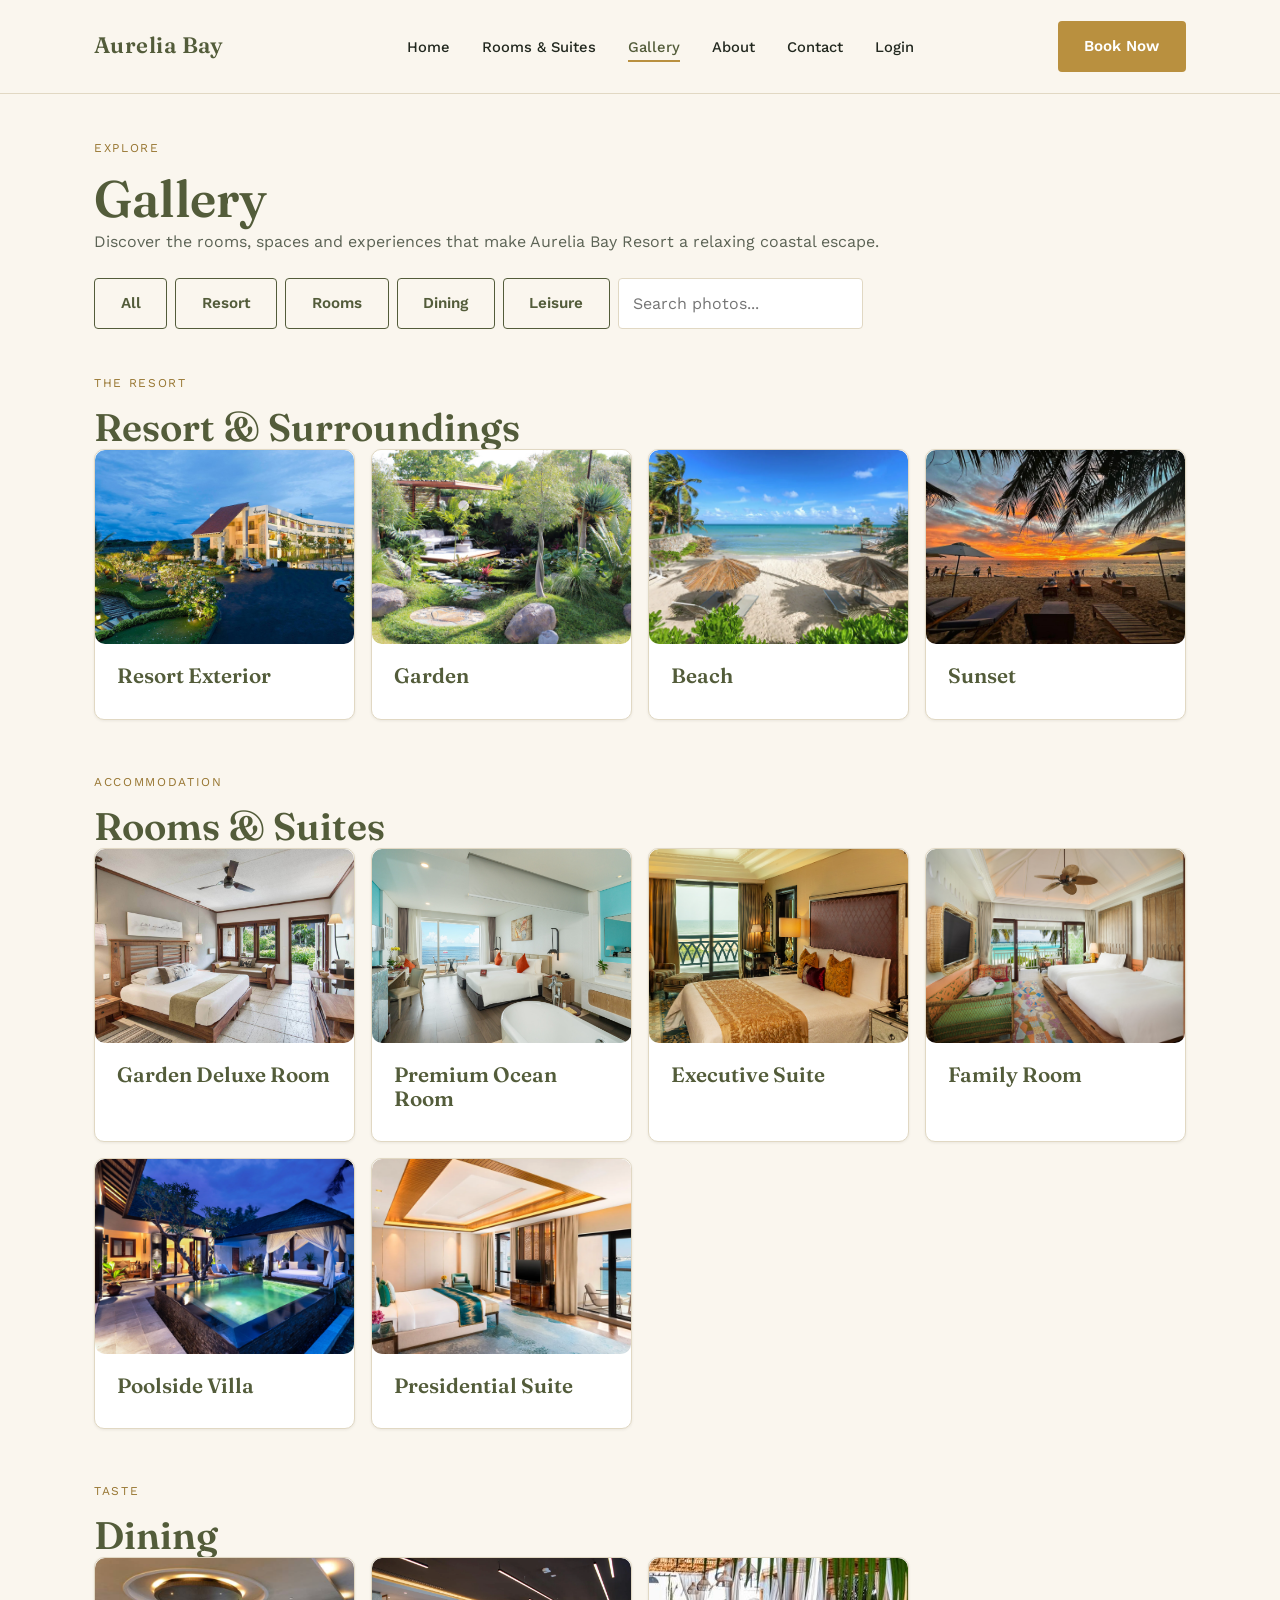
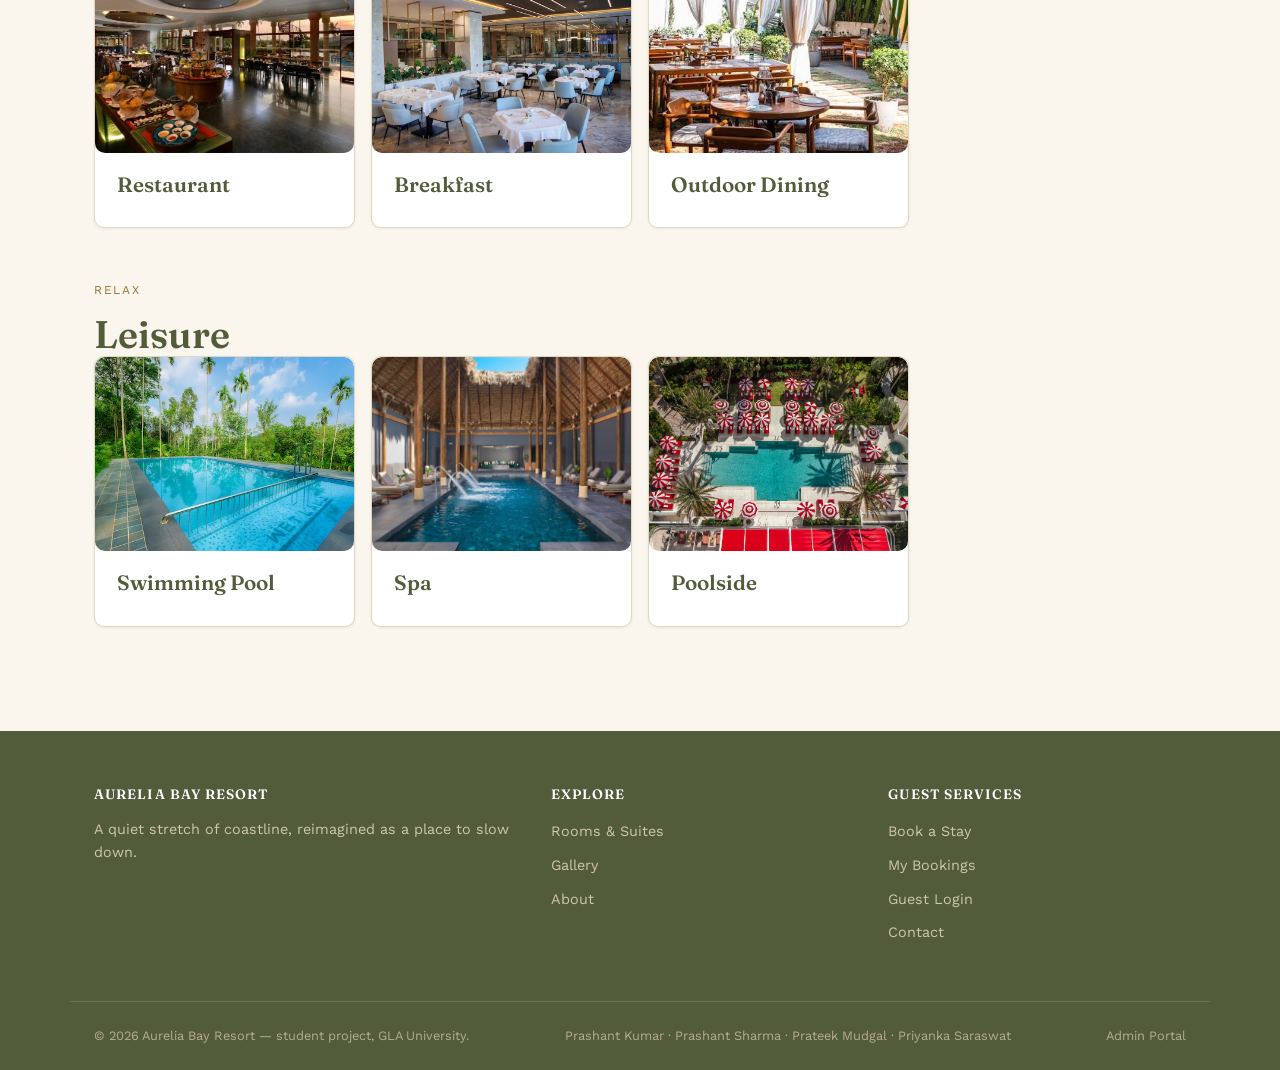
<file: gallery.html>
<!DOCTYPE html>
<html lang="en">
<head>
  <meta charset="UTF-8">
  <meta name="viewport" content="width=device-width, initial-scale=1.0">
  <title>Gallery &mdash; Aurelia Bay Resort</title>
  <link rel="preconnect" href="https://fonts.googleapis.com">
  <link rel="preconnect" href="https://fonts.gstatic.com" crossorigin>
  <link href="https://fonts.googleapis.com/css2?family=Fraunces:opsz,wght@9..144,400;9..144,600&family=Work+Sans:wght@400;500;600&display=swap" rel="stylesheet">
  <link rel="stylesheet" href="css/style.css">
  <link rel="stylesheet" href="css/rooms.css">
</head>
<body>

<header class="site-header">
  <div class="container header-inner">
    <a href="index.html" class="logo">Aurelia Bay</a>
    <input type="checkbox" id="nav-toggle" class="nav-toggle">
    <label for="nav-toggle" class="nav-toggle-label"><span></span><span></span><span></span></label>
    <nav class="main-nav" aria-label="Primary">
      <ul>
        <li><a href="index.html" class="nav-link">Home</a></li>
        <li><a href="rooms.html" class="nav-link">Rooms &amp; Suites</a></li>
        <li><a href="gallery.html" class="nav-link active">Gallery</a></li>
        <li><a href="about.html" class="nav-link">About</a></li>
        <li><a href="contact.html" class="nav-link">Contact</a></li>
      </ul>
    </nav>
    <a href="booking.html" class="btn btn-primary">Book Now</a>
  </div>
</header>

<main>

  <section class="container rooms-intro">
    <p class="eyebrow">Explore</p>
    <h1>Gallery</h1>
    <p>Discover the rooms, spaces and experiences that make Aurelia Bay Resort a relaxing coastal escape.</p>
  </section>

  <section class="container filter-bar">
    <button class="btn btn-outline" onclick="filterItems('all')">All</button>
    <button class="btn btn-outline" onclick="filterItems('resort')">Resort</button>
    <button class="btn btn-outline" onclick="filterItems('rooms')">Rooms</button>
    <button class="btn btn-outline" onclick="filterItems('dining')">Dining</button>
    <button class="btn btn-outline" onclick="filterItems('leisure')">Leisure</button>
    <input type="text" class="form-input" placeholder="Search photos..." oninput="searchItems(this.value)" aria-label="Search photos">
  </section>

  <section class="container gallery-section" data-category="resort">
    <p class="eyebrow">The Resort</p>
    <h2>Resort &amp; Surroundings</h2>
    <div class="gallery-grid">
      <div class="card">
        <div class="card-media"><img src="gallery/Resort-Exterior.jpg" alt="Aurelia Bay Resort exterior"></div>
        <div class="card-body"><h3>Resort Exterior</h3></div>
      </div>
      <div class="card">
        <div class="card-media"><img src="gallery/Resort-Garden.jpg" alt="Resort garden"></div>
        <div class="card-body"><h3>Garden</h3></div>
      </div>
      <div class="card">
        <div class="card-media"><img src="gallery/Resort-Beach.jpg" alt="Beach near the resort"></div>
        <div class="card-body"><h3>Beach</h3></div>
      </div>
      <div class="card">
        <div class="card-media"><img src="gallery/Resort-Sunset.jpg" alt="Sunset at the resort"></div>
        <div class="card-body"><h3>Sunset</h3></div>
      </div>
    </div>
  </section>

  <section class="container gallery-section" data-category="rooms">
    <p class="eyebrow">Accommodation</p>
    <h2>Rooms &amp; Suites</h2>
    <div class="gallery-grid">
      <div class="card">
        <div class="card-media"><img src="gallery/Garden-View-Room.jpg" alt="Garden Deluxe Room"></div>
        <div class="card-body"><h3>Garden Deluxe Room</h3></div>
      </div>
      <div class="card">
        <div class="card-media"><img src="gallery/Premium-View-Ocean.jpg" alt="Premium Ocean Room"></div>
        <div class="card-body"><h3>Premium Ocean Room</h3></div>
      </div>
      <div class="card">
        <div class="card-media"><img src="gallery/Executive-View-Suite.jpg" alt="Executive Suite"></div>
        <div class="card-body"><h3>Executive Suite</h3></div>
      </div>
      <div class="card">
        <div class="card-media"><img src="gallery/Family-View-Room.jpg" alt="Family Room"></div>
        <div class="card-body"><h3>Family Room</h3></div>
      </div>
      <div class="card">
        <div class="card-media"><img src="gallery/Poolside-View-Villa.jpg" alt="Poolside Villa"></div>
        <div class="card-body"><h3>Poolside Villa</h3></div>
      </div>
      <div class="card">
        <div class="card-media"><img src="gallery/Presidential-Suite-View.jpg" alt="Presidential Suite"></div>
        <div class="card-body"><h3>Presidential Suite</h3></div>
      </div>
    </div>
  </section>

  <section class="container gallery-section" data-category="dining">
    <p class="eyebrow">Taste</p>
    <h2>Dining</h2>
    <div class="gallery-grid">
      <div class="card">
        <div class="card-media"><img src="gallery/Resort-Restaurant.jpg" alt="Resort restaurant"></div>
        <div class="card-body"><h3>Restaurant</h3></div>
      </div>
      <div class="card">
        <div class="card-media"><img src="gallery/Resort-Breakfast.jpg" alt="Breakfast at the resort"></div>
        <div class="card-body"><h3>Breakfast</h3></div>
      </div>
      <div class="card">
        <div class="card-media"><img src="gallery/Resort-Outdoor-Dining.jpg" alt="Outdoor dining area"></div>
        <div class="card-body"><h3>Outdoor Dining</h3></div>
      </div>
    </div>
  </section>

  <section class="container gallery-section" data-category="leisure">
    <p class="eyebrow">Relax</p>
    <h2>Leisure</h2>
    <div class="gallery-grid">
      <div class="card">
        <div class="card-media"><img src="gallery/Swimming-Pool.jpg" alt="Resort swimming pool"></div>
        <div class="card-body"><h3>Swimming Pool</h3></div>
      </div>
      <div class="card">
        <div class="card-media"><img src="gallery/Resort-Spa.jpg" alt="Resort spa"></div>
        <div class="card-body"><h3>Spa</h3></div>
      </div>
      <div class="card">
        <div class="card-media"><img src="gallery/Poolside.jpg" alt="Poolside relaxation area"></div>
        <div class="card-body"><h3>Poolside</h3></div>
      </div>
    </div>
  </section>

  <p id="no-results" class="container is-hidden">No photos match your search.</p>

</main>

<footer class="site-footer">
  <div class="container footer-grid">
    <div>
      <h4>Aurelia Bay Resort</h4>
      <p>A quiet stretch of coastline, reimagined as a place to slow down.</p>
    </div>
    <div>
      <h4>Explore</h4>
      <ul role="list">
        <li><a href="rooms.html">Rooms &amp; Suites</a></li>
        <li><a href="gallery.html" aria-current="page">Gallery</a></li>
        <li><a href="about.html">About</a></li>
      </ul>
    </div>
    <div>
      <h4>Guest Services</h4>
      <ul role="list">
        <li><a href="booking.html">Book a Stay</a></li>
        <li><a href="my-bookings.html">My Bookings</a></li>
        <li><a href="login.html">Guest Login</a></li>
        <li><a href="contact.html">Contact</a></li>
      </ul>
    </div>
  </div>
  <div class="container footer-bottom">
    <span>&copy; 2026 Aurelia Bay Resort &mdash; student project, GLA University.</span>
    <span>Prashant Kumar &middot; Prashant Sharma &middot; Prateek Mudgal &middot; Priyanka Saraswat</span>
    <a href="admin-login.html" style="color:#b6ac90;font-size:0.8rem">Admin Portal</a>
  </div>
</footer>

<script src="Js/main.js"></script>
<script src="js/rooms.js"></script>
</body>
</html>
</file>
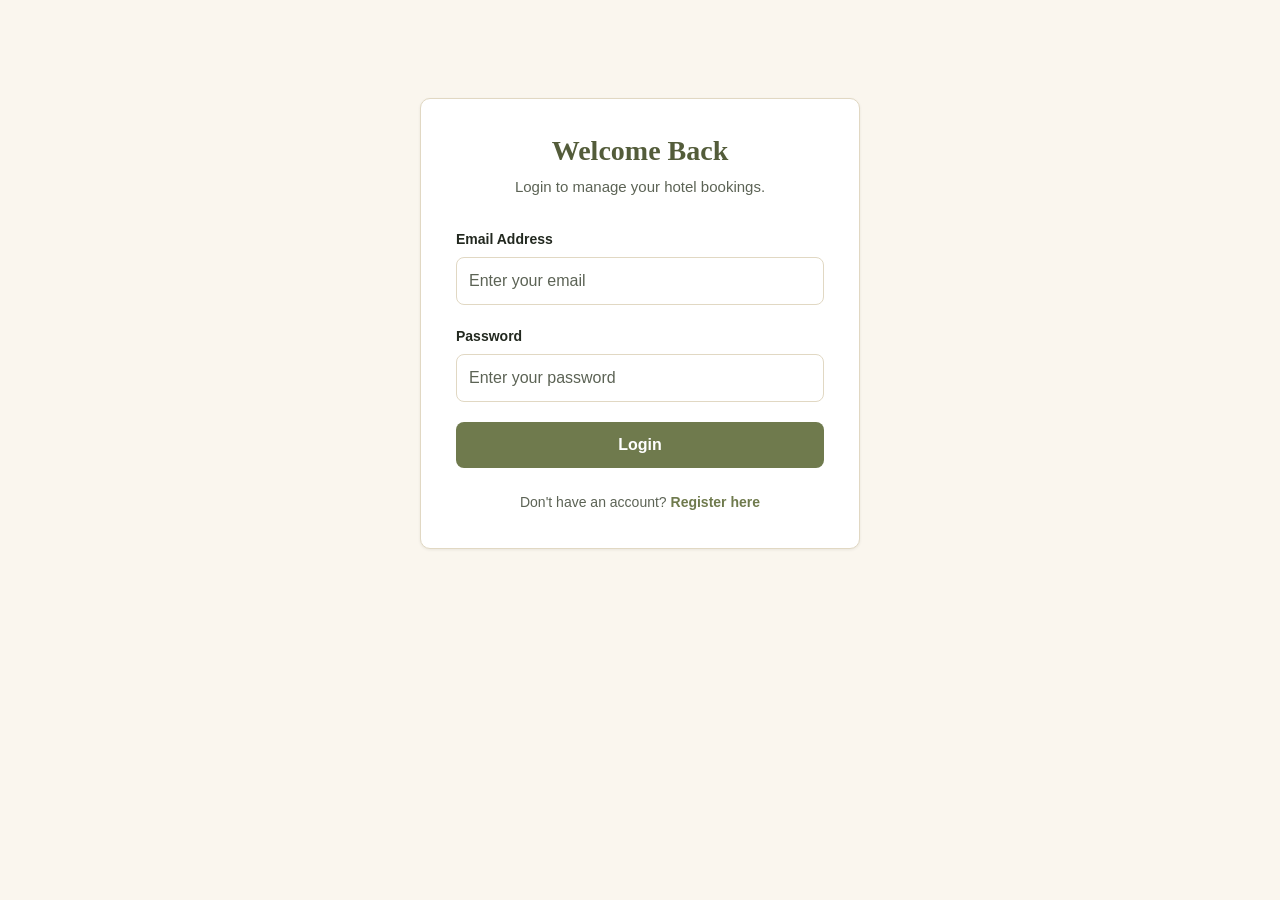
<file: login.html>
<!DOCTYPE html>
<html lang="en">

<head>
    <meta charset="UTF-8">
    <meta name="viewport" content="width=device-width, initial-scale=1.0">
    <title>Login | Aurelia Bay</title>

    <link rel="stylesheet" href="css/style.css">
    <link rel="stylesheet" href="css/booking.css">
</head>

<body>

    <main class="page-container">

        <section class="auth-card">

            <div class="auth-header">
                <h1>Welcome Back</h1>
                <p>Login to manage your hotel bookings.</p>
            </div>

            <form>

                <div class="form-group">
                    <label for="email">Email Address</label>

                    <input
                        type="email"
                        id="email"
                        class="form-input"
                        placeholder="Enter your email"
                        required
                    >
                </div>

                <div class="form-group">
                    <label for="password">Password</label>

                    <input
                        type="password"
                        id="password"
                        class="form-input"
                        placeholder="Enter your password"
                        required
                    >
                </div>

                <button type="submit" class="btn btn-primary">
                    Login
                </button>

            </form>

            <p class="auth-footer">
                Don't have an account?
                <a href="register.html">Register here</a>
            </p>

        </section>

    </main>

    <script src="js/script.js"></script>
</body>

</html>
</file>
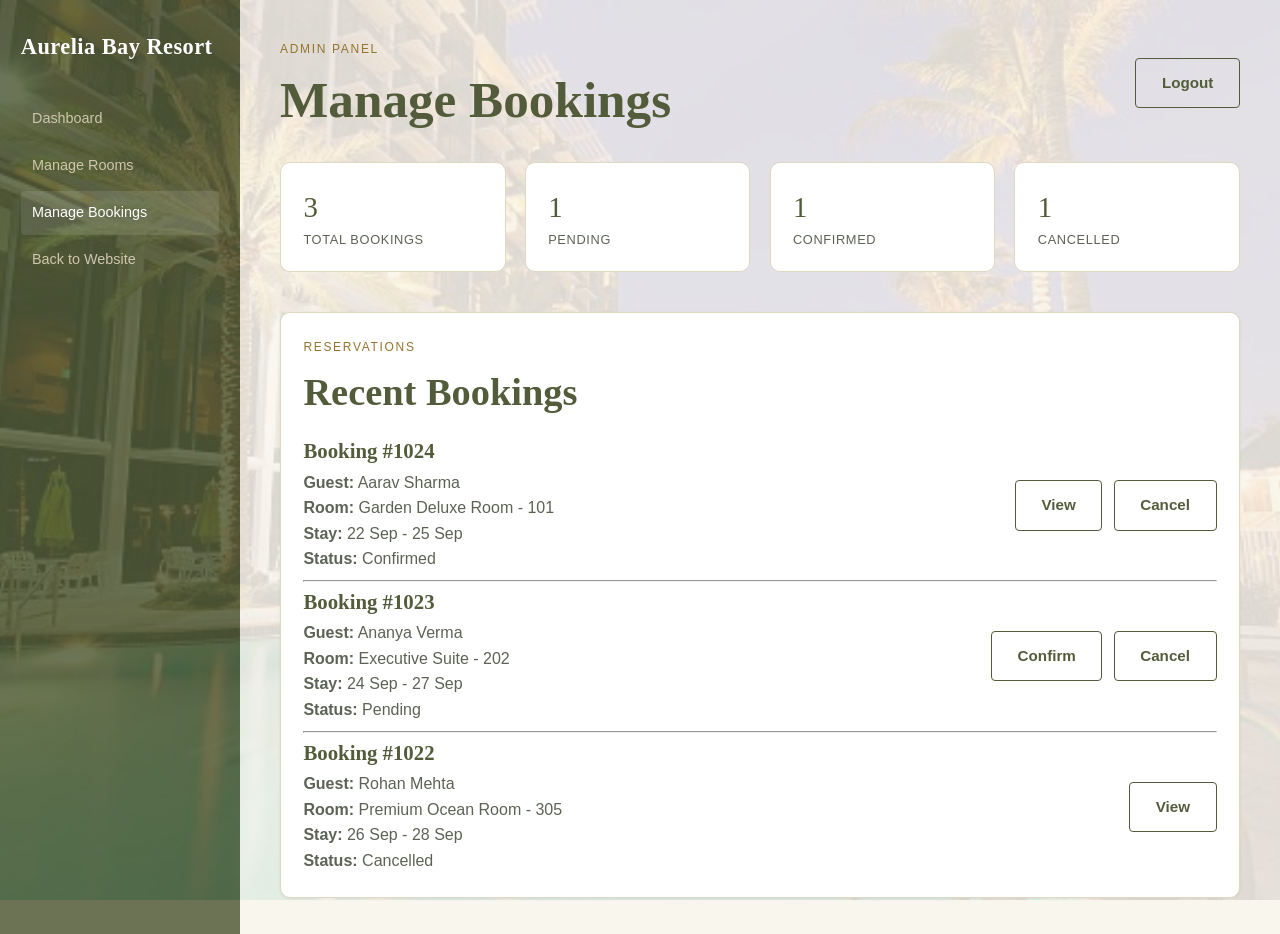
<file: manage-bookings.html>
<!DOCTYPE html>
<html lang="en">

<head>
    <meta charset="UTF-8">
    <meta name="viewport" content="width=device-width, initial-scale=1.0">

    <title>Manage Bookings | Aurelia Bay Resort</title>

    <link rel="stylesheet" href="css/style.css">
    <link rel="stylesheet" href="css/admin.css">

</head>

<body>

    <div class="admin-shell">

        <!-- Sidebar -->
        <aside class="admin-sidebar">

            <a href="admin-dashboard.html" class="logo">
                Aurelia Bay Resort
            </a>

            <nav class="admin-nav">
                <a href="admin-dashboard.html">Dashboard</a>
                <a href="manage-rooms.html">Manage Rooms</a>
                <a href="manage-bookings.html" class="active">
                    Manage Bookings
                </a>
                <a href="index.html">Back to Website</a>
            </nav>

        </aside>


        <!-- Main Content -->
        <main class="admin-main">

            <!-- Top Bar -->
            <div class="admin-topbar">

                <div>
                    <span class="eyebrow">Admin Panel</span>
                    <h1>Manage Bookings</h1>
                </div>

                <a href="admin-login.html" class="btn btn-outline">
                    Logout
                </a>

            </div>


            <!-- Booking Summary -->
            <section class="stat-grid">

                <article class="stat-card">
                    <div class="stat-value" id="total-bookings">3</div>
                    <div class="stat-label">Total Bookings</div>
                </article>

                <article class="stat-card">
                    <div class="stat-value" id="pending-bookings">1</div>
                    <div class="stat-label">Pending</div>
                </article>

                <article class="stat-card">
                    <div class="stat-value" id="confirmed-bookings">1</div>
                    <div class="stat-label">Confirmed</div>
                </article>

                <article class="stat-card">
                    <div class="stat-value" id="cancelled-bookings">1</div>
                    <div class="stat-label">Cancelled</div>
                </article>

            </section>


            <!-- Booking List -->
            <section class="card">

                <div class="card-body">

                    <span class="eyebrow">Reservations</span>
                    <h2>Recent Bookings</h2>

                    <br>


                    <!-- Booking 1 -->
                    <div class="booking-item">

                        <div>
                            <h3>Booking #1024</h3>

                            <p>
                                <strong>Guest:</strong>
                                Aarav Sharma
                            </p>

                            <p>
                                <strong>Room:</strong>
                                Garden Deluxe Room - 101
                            </p>

                            <p>
                                <strong>Stay:</strong>
                                22 Sep - 25 Sep
                            </p>

                            <p>
                                <strong>Status:</strong>
                                <span class="booking-status confirmed">
                                    Confirmed
                                </span>
                            </p>
                        </div>

                        <div class="booking-actions">

                            <button type="button" class="btn btn-outline"
                                onclick="viewBooking(this)">
                                View
                            </button>

                            <button type="button" class="btn btn-outline"
                                onclick="cancelBooking(this)">
                                Cancel
                            </button>

                        </div>

                    </div>

                    <hr>


                    <!-- Booking 2 -->
                    <div class="booking-item">

                        <div>
                            <h3>Booking #1023</h3>

                            <p>
                                <strong>Guest:</strong>
                                Ananya Verma
                            </p>

                            <p>
                                <strong>Room:</strong>
                                Executive Suite - 202
                            </p>

                            <p>
                                <strong>Stay:</strong>
                                24 Sep - 27 Sep
                            </p>

                            <p>
                                <strong>Status:</strong>
                                <span class="booking-status pending">
                                    Pending
                                </span>
                            </p>
                        </div>

                        <div class="booking-actions">

                            <button type="button" class="btn btn-outline"
                                onclick="confirmBooking(this)">
                                Confirm
                            </button>

                            <button type="button" class="btn btn-outline"
                                onclick="cancelBooking(this)">
                                Cancel
                            </button>

                        </div>

                    </div>

                    <hr>


                    <!-- Booking 3 -->
                    <div class="booking-item">

                        <div>
                            <h3>Booking #1022</h3>

                            <p>
                                <strong>Guest:</strong>
                                Rohan Mehta
                            </p>

                            <p>
                                <strong>Room:</strong>
                                Premium Ocean Room - 305
                            </p>

                            <p>
                                <strong>Stay:</strong>
                                26 Sep - 28 Sep
                            </p>

                            <p>
                                <strong>Status:</strong>
                                <span class="booking-status cancelled">
                                    Cancelled
                                </span>
                            </p>
                        </div>

                        <div class="booking-actions">

                            <button type="button" class="btn btn-outline"
                                onclick="viewBooking(this)">
                                View
                            </button>

                        </div>

                    </div>

                </div>

            </section>

        </main>

    </div>


    <!-- JavaScript File -->
    <script src="Js/manage-bookings.js"></script>

</body>
</html>
</file>
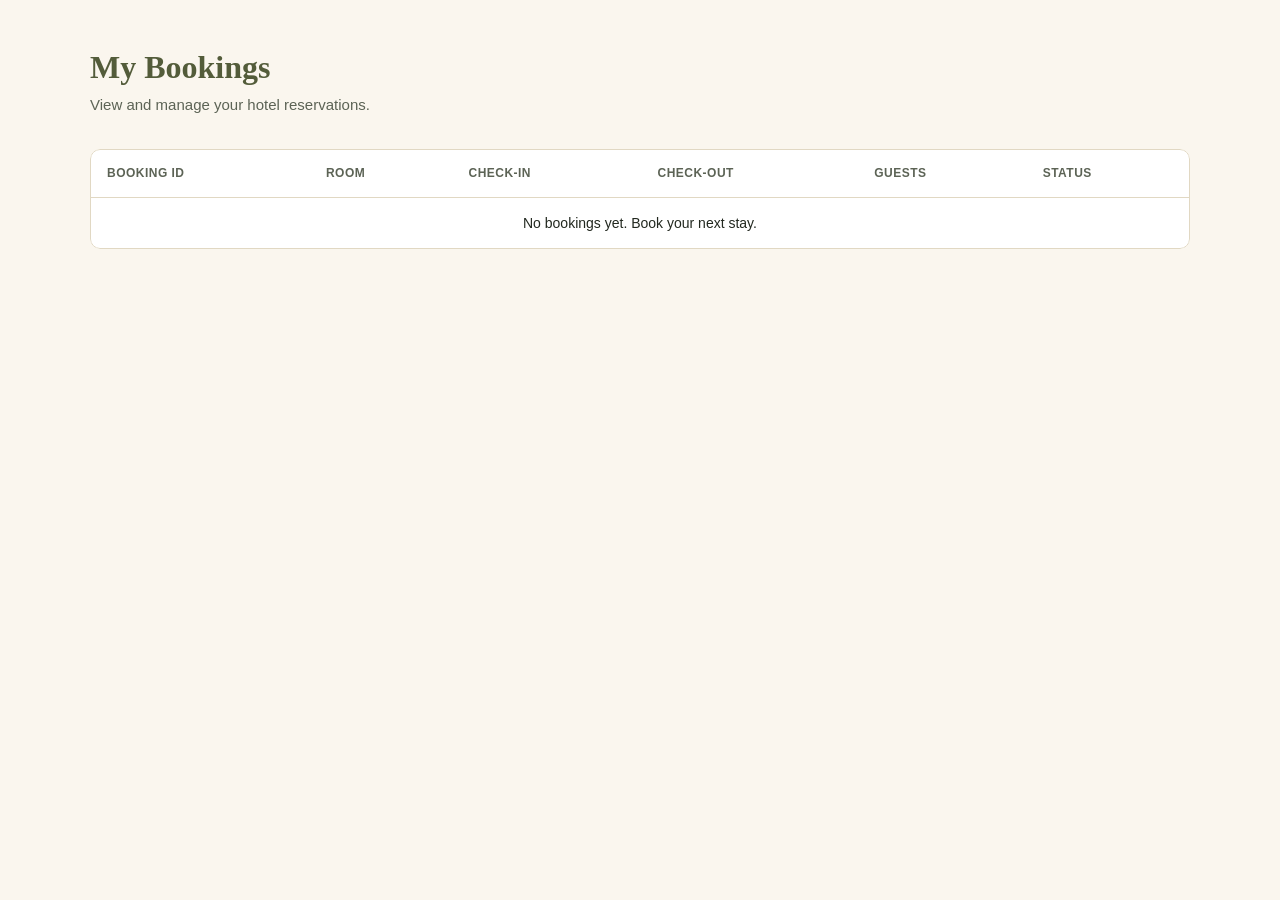
<file: My-bookings.html>
<!DOCTYPE html>
<html lang="en">

<head>
    <meta charset="UTF-8">
    <meta name="viewport" content="width=device-width, initial-scale=1.0">
    <title>My Bookings | Aurelia Bay</title>

    <link rel="stylesheet" href="css/style.css">
    <link rel="stylesheet" href="css/booking.css">
</head>

<body>

    <main class="page-container">

        <div class="page-header">
            <h1>My Bookings</h1>
            <p>View and manage your hotel reservations.</p>
        </div>

        <div class="bookings-table-wrap">

            <table class="bookings-table">

                <thead>
                    <tr>
                        <th>Booking ID</th>
                        <th>Room</th>
                        <th>Check-in</th>
                        <th>Check-out</th>
                        <th>Guests</th>
                        <th>Status</th>
                    </tr>
                </thead>

                <tbody>

                    <tr>
                        <td>#BK1001</td>
                        <td>Garden Deluxe Room</td>
                        <td>20 Sep 2026</td>
                        <td>23 Sep 2026</td>
                        <td>2</td>
                        <td>
                            <span class="status status-confirmed">
                                Confirmed
                            </span>
                        </td>
                    </tr>

                    <tr>
                        <td>#BK1002</td>
                        <td>Premium Ocean Room</td>
                        <td>05 Oct 2026</td>
                        <td>08 Oct 2026</td>
                        <td>3</td>
                        <td>
                            <span class="status status-confirmed">
                                Confirmed
                            </span>
                        </td>
                    </tr>

                    <tr>
                        <td>#BK1003</td>
                        <td>Executive Suite</td>
                        <td>15 Nov 2026</td>
                        <td>18 Nov 2026</td>
                        <td>4</td>
                        <td>
                            <span class="status status-pending">
                                Pending
                            </span>
                        </td>
                    </tr>

                    <tr>
                        <td>#BK1004</td>
                        <td>Family Room</td>
                        <td>10 Dec 2026</td>
                        <td>13 Dec 2026</td>
                        <td>4</td>
                        <td>
                            <span class="status status-confirmed">
                                Confirmed
                            </span>
                        </td>
                    </tr>

                    <tr>
                        <td>#BK1005</td>
                        <td>Poolside Villa</td>
                        <td>22 Dec 2026</td>
                        <td>26 Dec 2026</td>
                        <td>2</td>
                        <td>
                            <span class="status status-confirmed">
                                Confirmed
                            </span>
                        </td>
                    </tr>

                    <tr>
                        <td>#BK1006</td>
                        <td>Presidential Suite</td>
                        <td>01 Jan 2027</td>
                        <td>05 Jan 2027</td>
                        <td>4</td>
                        <td>
                            <span class="status status-pending">
                                Pending
                            </span>
                        </td>
                    </tr>

                </tbody>

            </table>

        </div>

    </main>

    <script src="js/script.js"></script>
</body>

</html>
</file>
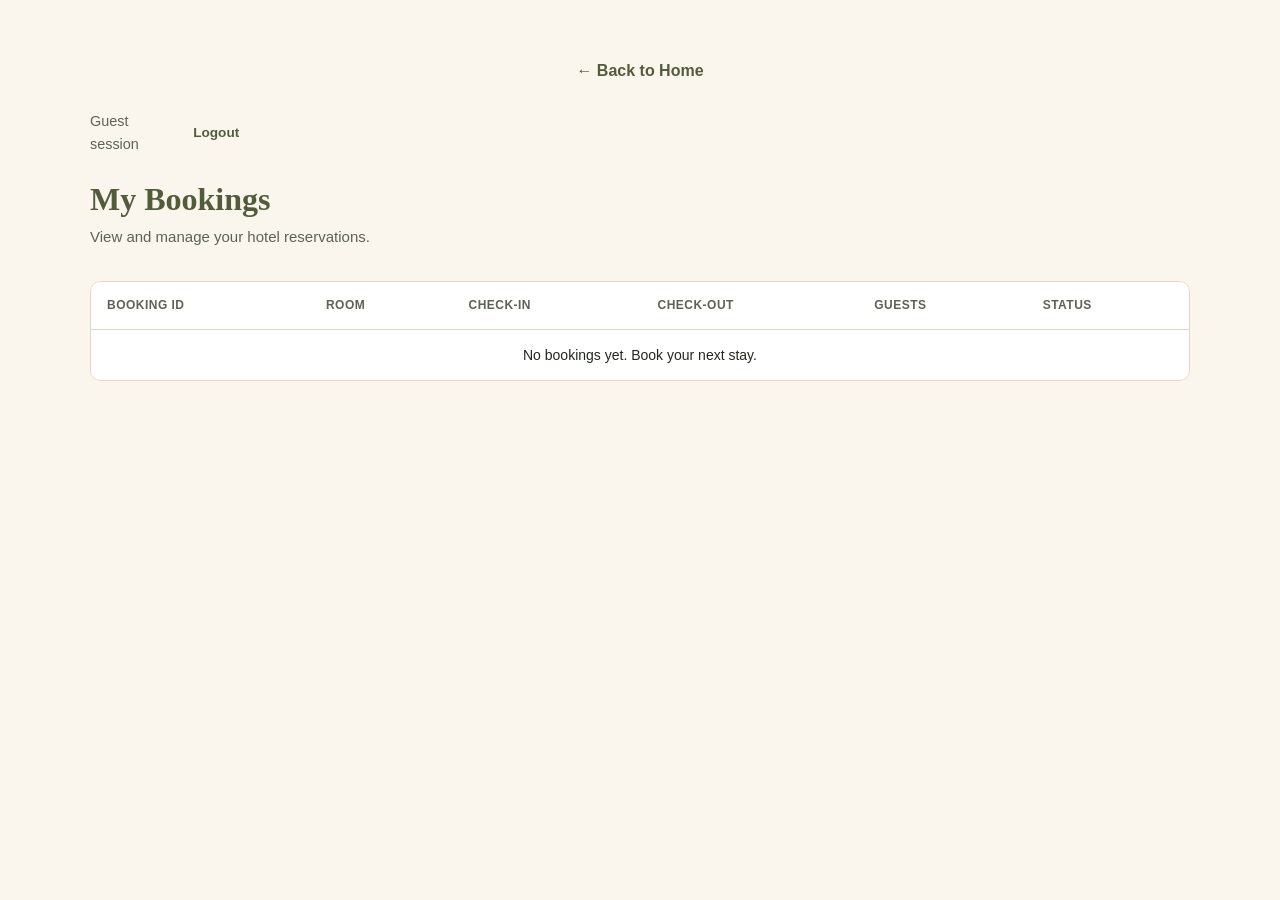
<file: my-bookings.html>
<!DOCTYPE html>
<html lang="en">

<head>
    <meta charset="UTF-8">
    <meta name="viewport" content="width=device-width, initial-scale=1.0">
    <title>My Bookings | Aurelia Bay</title>

    <link rel="stylesheet" href="css/style.css">
    <link rel="stylesheet" href="css/booking.css">
</head>

<body>

    <main class="page-container">

        <div style="display:flex;justify-content:space-between;align-items:center;margin-bottom:1.5rem;flex-wrap:wrap;gap:1rem;">
            <a href="index.html" class="btn btn-outline">&larr; Back to Home</a>
            <div id="booking-user-panel" style="display:flex;align-items:center;gap:1rem;">
                <span id="booking-user-email" style="font-size:0.9rem;color:var(--color-text-muted);"></span>
                <button type="button" id="my-bookings-logout-btn" class="btn btn-outline" style="padding:0.4rem 1rem;font-size:0.85rem;">Logout</button>
            </div>
        </div>

        <div class="page-header">
            <h1>My Bookings</h1>
            <p>View and manage your hotel reservations.</p>
        </div>

        <div class="bookings-table-wrap">

            <table class="bookings-table">

                <thead>
                    <tr>
                        <th>Booking ID</th>
                        <th>Room</th>
                        <th>Check-in</th>
                        <th>Check-out</th>
                        <th>Guests</th>
                        <th>Status</th>
                    </tr>
                </thead>

                <tbody>

                    <tr>
                        <td>#BK1001</td>
                        <td>Garden Deluxe Room</td>
                        <td>20 Sep 2026</td>
                        <td>23 Sep 2026</td>
                        <td>2</td>
                        <td>
                            <span class="status status-confirmed">
                                Confirmed
                            </span>
                        </td>
                    </tr>

                    <tr>
                        <td>#BK1002</td>
                        <td>Premium Ocean Room</td>
                        <td>05 Oct 2026</td>
                        <td>08 Oct 2026</td>
                        <td>3</td>
                        <td>
                            <span class="status status-confirmed">
                                Confirmed
                            </span>
                        </td>
                    </tr>

                    <tr>
                        <td>#BK1003</td>
                        <td>Executive Suite</td>
                        <td>15 Nov 2026</td>
                        <td>18 Nov 2026</td>
                        <td>4</td>
                        <td>
                            <span class="status status-pending">
                                Pending
                            </span>
                        </td>
                    </tr>

                    <tr>
                        <td>#BK1004</td>
                        <td>Family Room</td>
                        <td>10 Dec 2026</td>
                        <td>13 Dec 2026</td>
                        <td>4</td>
                        <td>
                            <span class="status status-confirmed">
                                Confirmed
                            </span>
                        </td>
                    </tr>

                    <tr>
                        <td>#BK1005</td>
                        <td>Poolside Villa</td>
                        <td>22 Dec 2026</td>
                        <td>26 Dec 2026</td>
                        <td>2</td>
                        <td>
                            <span class="status status-confirmed">
                                Confirmed
                            </span>
                        </td>
                    </tr>

                    <tr>
                        <td>#BK1006</td>
                        <td>Presidential Suite</td>
                        <td>01 Jan 2027</td>
                        <td>05 Jan 2027</td>
                        <td>4</td>
                        <td>
                            <span class="status status-pending">
                                Pending
                            </span>
                        </td>
                    </tr>

                </tbody>

            </table>

        </div>

    </main>

    <script src="js/script.js"></script>
</body>

</html>
</file>
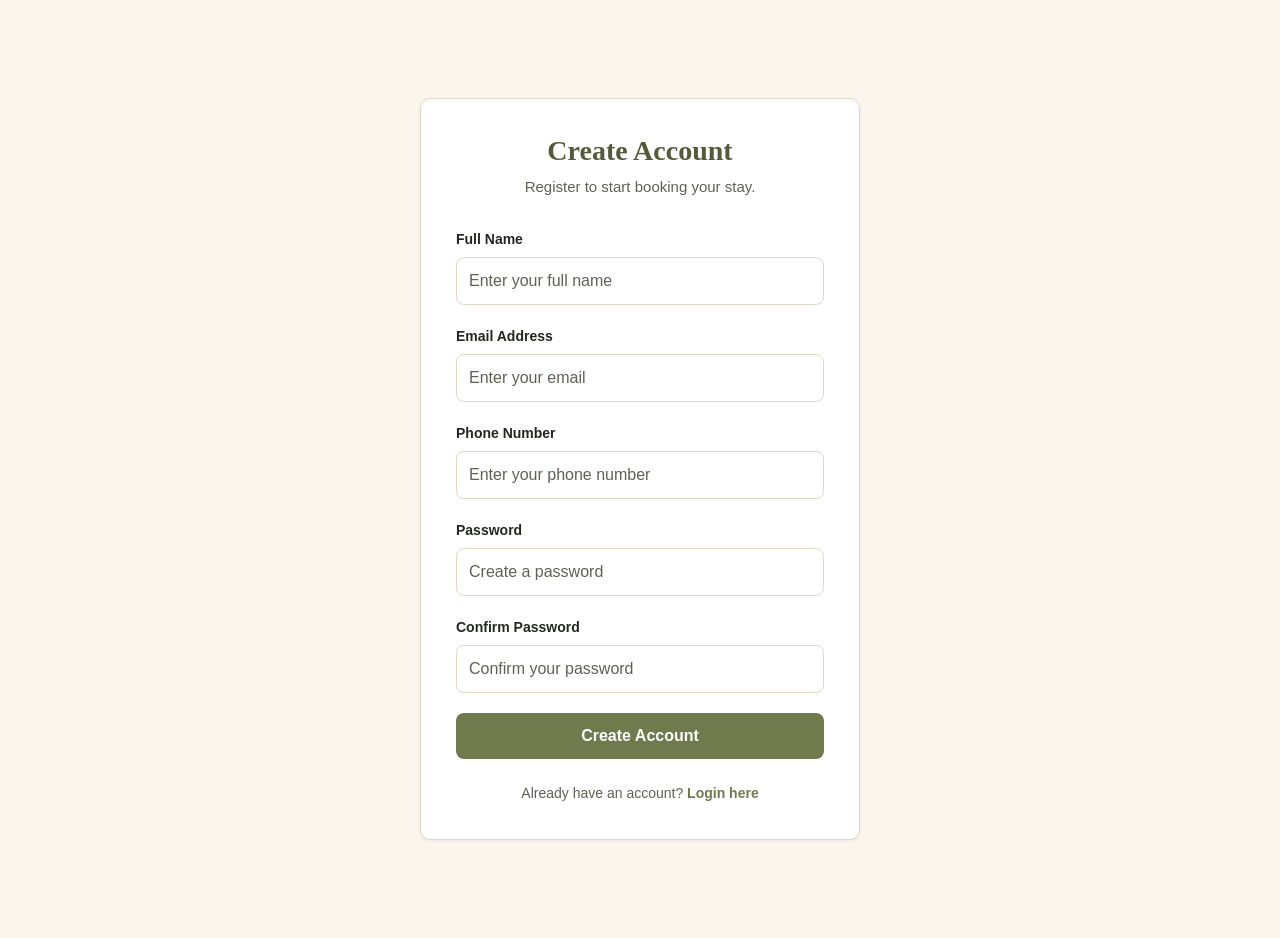
<file: register.html>
<!DOCTYPE html>
<html lang="en">

<head>
    <meta charset="UTF-8">
    <meta name="viewport" content="width=device-width, initial-scale=1.0">
    <title>Register | Aurelia Bay</title>

    <link rel="stylesheet" href="css/style.css">
    <link rel="stylesheet" href="css/booking.css">
</head>

<body>

    <main class="page-container">

        <section class="auth-card">

            <div class="auth-header">
                <h1>Create Account</h1>
                <p>Register to start booking your stay.</p>
            </div>

            <form>

                <div class="form-group">
                    <label for="name">Full Name</label>

                    <input
                        type="text"
                        id="name"
                        class="form-input"
                        placeholder="Enter your full name"
                        required
                    >
                </div>

                <div class="form-group">
                    <label for="email">Email Address</label>

                    <input
                        type="email"
                        id="email"
                        class="form-input"
                        placeholder="Enter your email"
                        required
                    >
                </div>

                <div class="form-group">
                    <label for="phone">Phone Number</label>

                    <input
                        type="tel"
                        id="phone"
                        class="form-input"
                        placeholder="Enter your phone number"
                        required
                    >
                </div>

                <div class="form-group">
                    <label for="password">Password</label>

                    <input
                        type="password"
                        id="password"
                        class="form-input"
                        placeholder="Create a password"
                        required
                    >
                </div>

                <div class="form-group">
                    <label for="confirm-password">Confirm Password</label>

                    <input
                        type="password"
                        id="confirm-password"
                        class="form-input"
                        placeholder="Confirm your password"
                        required
                    >
                </div>

                <button type="submit" class="btn btn-primary">
                    Create Account
                </button>

            </form>

            <p class="auth-footer">
                Already have an account?
                <a href="login.html">Login here</a>
            </p>

        </section>

    </main>

    <script src="js/script.js"></script>
</body>

</html>
</file>
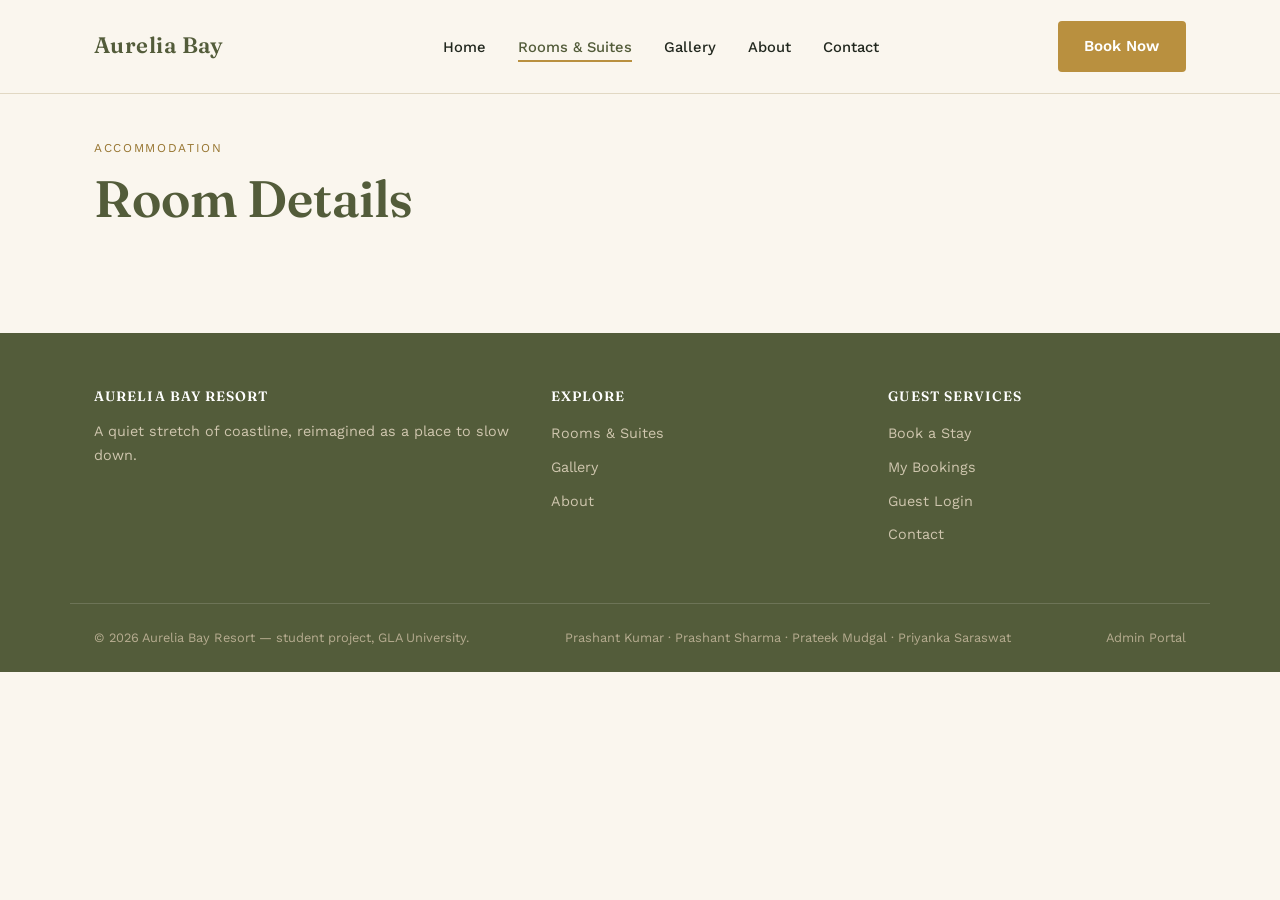
<file: room-detail.html>
<!DOCTYPE html>
<html lang="en">
<head>
  <meta charset="UTF-8">
  <meta name="viewport" content="width=device-width, initial-scale=1.0">
  <title>Room Details &mdash; Aurelia Bay Resort</title>
  <link rel="preconnect" href="https://fonts.googleapis.com">
  <link rel="preconnect" href="https://fonts.gstatic.com" crossorigin>
  <link href="https://fonts.googleapis.com/css2?family=Fraunces:opsz,wght@9..144,400;9..144,600&family=Work+Sans:wght@400;500;600&display=swap" rel="stylesheet">
  <link rel="stylesheet" href="css/style.css">
  <link rel="stylesheet" href="css/rooms.css">
</head>
<body>

    <header class="site-header">
    <div class="container header-inner">
        <a href="index.html" class="logo">Aurelia Bay</a>
        <input type="checkbox" id="nav-toggle" class="nav-toggle">
        <label for="nav-toggle" class="nav-toggle-label"><span></span><span></span><span></span></label>
        <nav class="main-nav" aria-label="Primary">
        <ul>
            <li><a href="index.html" class="nav-link">Home</a></li>
            <li><a href="rooms.html" class="nav-link active" aria-current="page">Rooms &amp; Suites</a></li>
            <li><a href="gallery.html" class="nav-link">Gallery</a></li>
            <li><a href="about.html" class="nav-link">About</a></li>
            <li><a href="contact.html" class="nav-link">Contact</a></li>
        </ul>
        </nav>
        <a href="booking.html" class="btn btn-primary">Book Now</a>
    </div>
    </header>

    <main>
        <section class="container rooms-intro">
            <p class="eyebrow">Accommodation</p>
            <h1>Room Details</h1>
        </section>

        <div id="garden-deluxe" class="room-panel">
            <section class="container section room-detail-layout">
                <div class="card-media">
                    <img src="gallery/Garden-Deluxe-Bedroom.jpg" alt="Garden Deluxe Room">
                </div>

                <div>
                    <p class="eyebrow">Garden View</p>
                    <h2>Garden Deluxe Room</h2>
                    <p class="card-price">&#8377;4,999 / night</p>
                    <p>A calm, comfortable room overlooking the resort's landscaped gardens. Ideal for guests who want a quiet, restful stay close to nature.</p>
                    <h3>Room Details</h3>
                    <ul role="list">
                        <li>28 sq.m &middot; King bed</li>
                        <li>Garden view</li>
                        <li>Sleeps up to 2 guests</li>
                    </ul>
                    <h3>Amenities</h3>
                    <ul role="list">
                        <li>Free Wi-Fi</li>
                        <li>Air conditioning</li>
                        <li>Mini bar</li>
                        <li>Rain shower</li>
                    </ul>
                    <a href="booking.html" class="btn btn-primary btn-block">Book This Room</a>
                </div>
            </section>
            <div class="container">
                <a href="rooms.html" class="nav-link">&larr; Back to Rooms &amp; Suites</a>
            </div>
        </div>

        <div id="ocean-premium" class="room-panel">
            <section class="container section room-detail-layout">
                <div class="card-media">
                    <img src="gallery/Premium-Ocean-Bedroom.jpg" alt="Premium Ocean Room">
                </div>
                <div>
                    <p class="eyebrow">Ocean View</p>
                    <h2>Premium Ocean Room</h2>
                    <p class="card-price">&#8377;5,999 / night</p>
                    <p>Wake up to open water views from a room designed to make the most of natural light, with a private balcony facing the ocean.</p>
                    <h3>Room Details</h3>
                    <ul role="list">
                        <li>32 sq.m &middot; King bed</li>
                        <li>Ocean view &middot; Private balcony</li>
                        <li>Sleeps up to 2 guests</li>
                    </ul>
                    <h3>Amenities</h3>
                    <ul role="list">
                        <li>Free Wi-Fi</li>
                        <li>Air conditioning</li>
                        <li>Mini bar</li>
                        <li>24/7 room service</li>
                    </ul>
                    <a href="booking.html" class="btn btn-primary btn-block">Book This Room</a>
                </div>
            </section>
            <div class="container">
                <a href="rooms.html" class="nav-link">&larr; Back to Rooms &amp; Suites</a>
            </div>
        </div>

        <div id="executive-suite" class="room-panel">
            <section class="container section room-detail-layout">
                <div class="card-media">
                    <img src="gallery/Executive-Suite-Bedroom.jpg" alt="Executive Suite">
                </div>
                <div>
                    <p class="eyebrow">Executive Collection</p>
                    <h2>Executive Suite</h2>
                    <p class="card-price">&#8377;6,999 / night</p>
                    <p>A spacious suite designed for guests who want extra comfort, privacy and a separate lounge area during their stay.</p>
                    <h3>Room Details</h3>
                    <ul role="list">
                        <li>45 sq.m &middot; King bed</li>
                        <li>Private lounge</li>
                        <li>Sleeps up to 2 guests</li>
                    </ul>
                    <h3>Amenities</h3>
                    <ul role="list">
                        <li>Free Wi-Fi</li>
                        <li>Air conditioning</li>
                        <li>Mini bar</li>
                        <li>24/7 room service</li>
                    </ul>
                    <a href="booking.html" class="btn btn-primary btn-block">Book This Room</a>
                </div>
            </section>
            <div class="container">
                <a href="rooms.html" class="nav-link">&larr; Back to Rooms &amp; Suites</a>
            </div>
        </div>

        <div id="family-room" class="room-panel">
            <section class="container section room-detail-layout">
                <div class="card-media">
                    <img src="gallery/Family-Bedroom.jpg" alt="Family Room">
                </div>
                <div>
                    <p class="eyebrow">Family Room</p>
                    <h2>Family Room</h2>
                    <p class="card-price">&#8377;8,999 / night</p>
                    <p>Built for families &mdash; two queen beds, extra floor space and a garden view close to the resort's pool and play area.</p>
                    <h3>Room Details</h3>
                    <ul role="list">
                        <li>38 sq.m &middot; Two queen beds</li>
                        <li>Garden view</li>
                        <li>Sleeps up to 4 guests</li>
                    </ul>
                    <h3>Amenities</h3>
                    <ul role="list">
                        <li>Free Wi-Fi</li>
                        <li>Air conditioning</li>
                        <li>Mini fridge</li>
                        <li>Extra bedding on request</li>
                    </ul>
                    <a href="booking.html" class="btn btn-primary btn-block">Book This Room</a>
                </div>
            </section>
            <div class="container">
                <a href="rooms.html" class="nav-link">&larr; Back to Rooms &amp; Suites</a>
            </div>
        </div>

        <div id="poolside-villa" class="room-panel">
            <section class="container section room-detail-layout">
                <div class="card-media">
                    <img src="gallery/Poolside-Villa-Bedroom.jpg" alt="Poolside Villa">
                </div>
                <div>
                    <p class="eyebrow">Villa</p>
                    <h2>Poolside Villa</h2>
                    <p class="card-price">&#8377;9,999 / night</p>
                    <p>Step straight from your private sundeck into the pool. A villa designed for guests who want space, privacy and water at their door.</p>
                    <h3>Room Details</h3>
                    <ul role="list">
                        <li>60 sq.m &middot; King bed</li>
                        <li>Direct pool access &middot; Private sundeck</li>
                        <li>Sleeps up to 3 guests</li>
                    </ul>
                    <h3>Amenities</h3>
                    <ul role="list">
                        <li>Free Wi-Fi</li>
                        <li>Air conditioning</li>
                        <li>Private pool access</li>
                        <li>24/7 room service</li>
                        <li>Outdoor rain shower</li>
                    </ul>
                    <a href="booking.html" class="btn btn-primary btn-block">Book This Room</a>
                </div>
            </section>
            <div class="container">
                <a href="rooms.html" class="nav-link">&larr; Back to Rooms &amp; Suites</a>
            </div>
        </div>

        <div id="presidential-suite" class="room-panel">
            <section class="container section room-detail-layout">
                <div class="card-media">
                    <img src="gallery/Presidential-Suite-Bedroom.jpg" alt="Presidential Suite">
                </div>

                <div>
                    <p class="eyebrow">Presidential Suite</p>
                    <h2>Presidential Suite</h2>
                    <p class="card-price">&#8377;11,999 / night</p>
                    <p>The resort's largest suite &mdash; a full sea-facing balcony, a separate dining area and dedicated concierge service throughout your stay.</p>
                    <h3>Room Details</h3>
                    <ul role="list">
                        <li>75 sq.m &middot; King bed</li>
                        <li>Full sea-facing balcony</li>
                        <li>Separate dining area</li>
                        <li>Sleeps up to 4 guests</li>
                    </ul>
                    <h3>Amenities</h3>
                    <ul role="list">
                        <li>Free Wi-Fi</li>
                        <li>Air conditioning</li>
                        <li>Dedicated concierge</li>
                        <li>24/7 room service</li>
                        <li>Private dining area</li>
                    </ul>
                    <a href="booking.html" class="btn btn-primary btn-block">Book This Room</a>
                </div>
            </section>
            <div class="container">
                <a href="rooms.html" class="nav-link">&larr; Back to Rooms &amp; Suites</a>
            </div>
        </div>
    </main>

    <footer class="site-footer">
    <div class="container footer-grid">
        <div>
        <h4>Aurelia Bay Resort</h4>
        <p>A quiet stretch of coastline, reimagined as a place to slow down.</p>
        </div>
        <div>
        <h4>Explore</h4>
        <ul role="list">
            <li><a href="rooms.html">Rooms &amp; Suites</a></li>
            <li><a href="gallery.html">Gallery</a></li>
            <li><a href="about.html">About</a></li>
        </ul>
        </div>
        <div>
        <h4>Guest Services</h4>
        <ul role="list">
            <li><a href="booking.html">Book a Stay</a></li>
            <li><a href="my-bookings.html">My Bookings</a></li>
            <li><a href="login.html">Guest Login</a></li>
            <li><a href="contact.html">Contact</a></li>
        </ul>
        </div>
    </div>
    <div class="container footer-bottom">
        <span>&copy; 2026 Aurelia Bay Resort &mdash; student project, GLA University.</span>
        <span>Prashant Kumar &middot; Prashant Sharma &middot; Prateek Mudgal &middot; Priyanka Saraswat</span>
        <a href="admin-login.html" style="color:#b6ac90;font-size:0.8rem">Admin Portal</a>
    </div>
    </footer>

</body>
</html>
</file>
<file: css/style.css>
/* =====================================================================
   AURELIA BAY RESORT — GLOBAL STYLESHEET
   Single source of truth for colors, type, spacing, and shared
   components (header, footer, buttons, cards, forms).

   RULE: every HTML page links to THIS file, and only this file, for
   shared styles. No <style> tags. No inline style="" attributes.
   No redefining --color-* / --font-* variables anywhere else.
   Page-specific CSS (rooms.css / booking.css / admin.css) is for
   LAYOUT unique to that page group only — not colors or type.
   ===================================================================== */

/* ---------- Reset ---------- */
*,
*::before,
*::after {
  box-sizing: border-box;
}

html {
  scroll-behavior: smooth;
}

body,
h1,
h2,
h3,
h4,
p,
figure,
blockquote,
dl,
dd {
  margin: 0;
}

ul[role='list'],
ol[role='list'] {
  list-style: none;
  padding: 0;
}

img,
picture,
svg {
  max-width: 100%;
  display: block;
}

input,
button,
textarea,
select {
  font: inherit;
}

table {
  border-collapse: collapse;
  width: 100%;
}

/* ---------- Design tokens ---------- */
:root {
  /* color */
  --color-bg: #faf6ee;
  --color-bg-alt: #f1ead9;
  --color-surface: #ffffff;
  --color-text: #22281f;
  --color-text-muted: #5c6355;
  --color-primary: #6f7a4d;
  --color-primary-dark: #535c3a;
  --color-gold: #b9903f;
  --color-gold-dark: #96742f;
  --color-accent: #b5583a;
  --color-border: #e1d8c3;

  /* type */
  --font-display: 'Fraunces', serif;
  --font-body: 'Work Sans', sans-serif;

  /* spacing / radius / shadow */
  --radius-sm: 4px;
  --radius-md: 10px;
  --shadow-sm: 0 1px 3px rgba(34, 40, 31, 0.08);
  --shadow-md: 0 12px 32px rgba(34, 40, 31, 0.14);
  --container-width: 1140px;
  --transition: 200ms ease;
}

/* ---------- Base typography ---------- */
body {
  font-family: var(--font-body);
  color: var(--color-text);
  background: var(--color-bg);
  line-height: 1.6;
  -webkit-font-smoothing: antialiased;
}

h1,
h2,
h3,
h4 {
  font-family: var(--font-display);
  font-weight: 600;
  line-height: 1.15;
  color: var(--color-primary-dark);
}

h1 {
  font-size: clamp(2.2rem, 4vw, 3.4rem);
}

h2 {
  font-size: clamp(1.7rem, 3vw, 2.4rem);
}

h3 {
  font-size: 1.3rem;
}

p {
  color: var(--color-text-muted);
}

a {
  color: var(--color-primary-dark);
  text-decoration: none;
}

.eyebrow {
  display: inline-block;
  font-size: 0.75rem;
  letter-spacing: 0.14em;
  text-transform: uppercase;
  color: var(--color-gold-dark);
  margin-bottom: 0.75rem;
}

/* ---------- Layout ---------- */
.container {
  width: 100%;
  max-width: var(--container-width);
  margin-inline: auto;
  padding-inline: 1.5rem;
}

.section {
  padding-block: 4.5rem;
}

.section-alt {
  background: var(--color-bg-alt);
}

.section-surface {
  background: var(--color-surface);
}

/* ---------- Buttons ---------- */
.btn {
  display: inline-flex;
  align-items: center;
  justify-content: center;
  gap: 0.5rem;
  padding: 0.75rem 1.6rem;
  border-radius: var(--radius-sm);
  font-weight: 600;
  font-size: 0.95rem;
  border: 1px solid transparent;
  cursor: pointer;
  transition: background var(--transition), color var(--transition), border-color var(--transition);
}

.btn-primary {
  background: var(--color-gold);
  color: #fff;
}

.btn-primary:hover {
  background: var(--color-gold-dark);
}

.btn-outline {
  background: transparent;
  border-color: var(--color-primary-dark);
  color: var(--color-primary-dark);
}

.btn-outline:hover {
  background: var(--color-primary-dark);
  color: #fff;
}

.btn-block {
  width: 100%;
}

/* ---------- Header / nav ---------- */
.site-header {
  position: sticky;
  top: 0;
  z-index: 50;
  background: var(--color-bg);
  border-bottom: 1px solid var(--color-border);
}

.header-inner {
  display: flex;
  align-items: center;
  justify-content: space-between;
  gap: 1.5rem;
  padding-block: 1.1rem;
}

.logo {
  font-family: var(--font-display);
  font-size: 1.4rem;
  font-weight: 600;
  color: var(--color-primary-dark);
  letter-spacing: 0.02em;
}

.main-nav ul {
  display: flex;
  gap: 2rem;
  list-style: none;
}

.nav-link {
  font-size: 0.92rem;
  font-weight: 500;
  color: var(--color-text);
  padding-block: 0.25rem;
  border-bottom: 2px solid transparent;
  transition: border-color var(--transition), color var(--transition);
}

.nav-link:hover,
.nav-link.active {
  color: var(--color-primary-dark);
  border-color: var(--color-gold);
}

.nav-toggle {
  display: none;
}

.nav-toggle-label {
  display: none;
}

@media (max-width: 800px) {
  .header-inner {
    flex-wrap: wrap;
  }

  .main-nav {
    order: 3;
    width: 100%;
    max-height: 0;
    overflow: hidden;
    transition: max-height var(--transition);
  }

  .main-nav ul {
    flex-direction: column;
    gap: 0;
    padding-block: 0.5rem;
  }

  .nav-link {
    display: block;
    padding-block: 0.6rem;
  }

  .nav-toggle:checked~.main-nav {
    max-height: 300px;
  }

  .nav-toggle-label {
    display: inline-flex;
    flex-direction: column;
    gap: 4px;
    cursor: pointer;
    padding: 6px;
  }

  .nav-toggle-label span {
    width: 22px;
    height: 2px;
    background: var(--color-text);
    display: block;
  }
}

/* ---------- Footer ---------- */
.site-footer {
  background: var(--color-primary-dark);
  color: #eee7d6;
  padding-block: 3.5rem 1.5rem;
  margin-top: 5rem;
}

.footer-grid {
  display: grid;
  grid-template-columns: 1.4fr 1fr 1fr;
  gap: 2.5rem;
  padding-bottom: 2.5rem;
  border-bottom: 1px solid rgba(255, 255, 255, 0.15);
}

.footer-grid h4 {
  color: #fff;
  font-size: 0.85rem;
  letter-spacing: 0.08em;
  text-transform: uppercase;
  margin-bottom: 1rem;
}

.footer-grid a,
.footer-grid p {
  color: #cfc6ae;
  font-size: 0.9rem;
}

.footer-grid ul li {
  margin-bottom: 0.5rem;
}

.footer-bottom {
  padding-top: 1.5rem;
  display: flex;
  justify-content: space-between;
  flex-wrap: wrap;
  gap: 0.5rem;
  font-size: 0.8rem;
  color: #b6ac90;
}

@media (max-width: 700px) {
  .footer-grid {
    grid-template-columns: 1fr;
  }
}

/* ---------- Cards ---------- */
.card {
  background: var(--color-surface);
  border: 1px solid var(--color-border);
  border-radius: var(--radius-md);
  overflow: hidden;
  box-shadow: var(--shadow-sm);
  transition: box-shadow var(--transition), transform var(--transition);
}

.card:hover {
  box-shadow: var(--shadow-md);
  transform: translateY(-3px);
}

.card-media {
  aspect-ratio: 4 / 3;
  background: linear-gradient(135deg, var(--color-bg-alt), var(--color-border));
  border-radius: var(--radius-md);
}

.card-body {
  padding: 1.25rem 1.4rem 1.5rem;
}

.card-body h3 {
  margin-bottom: 0.4rem;
}

.card-price {
  color: var(--color-gold-dark);
  font-weight: 600;
}

/* ---------- Forms ---------- */
.form-group {
  margin-bottom: 1.2rem;
}

.form-label {
  display: block;
  font-size: 0.85rem;
  font-weight: 600;
  margin-bottom: 0.4rem;
  color: var(--color-text);
}

.form-input,
.form-select,
.form-textarea {
  width: 100%;
  padding: 0.7rem 0.9rem;
  border: 1px solid var(--color-border);
  border-radius: var(--radius-sm);
  background: var(--color-surface);
  color: var(--color-text);
}

.form-input:focus,
.form-select:focus,
.form-textarea:focus {
  outline: none;
  border-color: var(--color-gold);
  box-shadow: 0 0 0 3px rgba(185, 144, 63, 0.15);
}

/* ---------- Auth / centered card (login, register, admin login) ---------- */
.auth-wrap {
  min-height: calc(100vh - 140px);
  display: flex;
  align-items: center;
  justify-content: center;
  padding: 3rem 1.5rem;
}

.auth-card {
  width: 100%;
  max-width: 420px;
  background: var(--color-surface);
  border: 1px solid var(--color-border);
  border-radius: var(--radius-md);
  box-shadow: var(--shadow-md);
  padding: 2.5rem 2.2rem;
}

.auth-card h1 {
  font-size: 1.7rem;
  margin-bottom: 0.4rem;
}

.auth-foot {
  margin-top: 1.2rem;
  font-size: 0.85rem;
  text-align: center;
  color: var(--color-text-muted);
}

/* ---------- Hero section (index.html) ---------- */
.hero {
  position: relative;
  background: linear-gradient(135deg, #2c3422 0%, #3d4a2e 40%, #4a5a34 100%);
  color: #fff;
  padding-block: 6rem 5rem;
  overflow: hidden;
}

.hero::before {
  content: '';
  position: absolute;
  inset: 0;
  background: url('../gallery/Resort-Sunset.jpg') center/cover no-repeat;
  opacity: 0.25;
}

.hero .container {
  position: relative;
  z-index: 1;
  max-width: 720px;
}

.hero .eyebrow {
  color: var(--color-gold);
}

.hero h1 {
  color: #fff;
  font-size: clamp(2.6rem, 5vw, 4rem);
  margin-bottom: 1rem;
}

.hero .hero-sub {
  color: rgba(255, 255, 255, 0.82);
  font-size: 1.1rem;
  line-height: 1.7;
  margin-bottom: 2rem;
}

.hero-actions {
  display: flex;
  gap: 1rem;
  flex-wrap: wrap;
}

/* ---------- Welcome grid ---------- */
.welcome-grid {
  display: grid;
  grid-template-columns: 1fr 1fr;
  gap: 3rem;
  align-items: center;
}

.welcome-grid h2 {
  margin-bottom: 1rem;
}

.welcome-grid p {
  margin-bottom: 1rem;
}

.welcome-grid>.card-media {
  border-radius: var(--radius-md);
  overflow: hidden;
  min-height: 320px;
}

.welcome-grid>.card-media img {
  width: 100%;
  height: 100%;
  object-fit: cover;
  display: block;
}

@media (max-width: 800px) {
  .welcome-grid {
    grid-template-columns: 1fr;
  }
}

/* ---------- Featured grid ---------- */
.featured-grid {
  display: grid;
  grid-template-columns: repeat(3, 1fr);
  gap: 1.5rem;
  margin-top: 1.5rem;
}

.featured-grid .card-media img {
  width: 100%;
  height: 100%;
  object-fit: cover;
  display: block;
}

@media (max-width: 900px) {
  .featured-grid {
    grid-template-columns: repeat(2, 1fr);
  }
}

@media (max-width: 600px) {
  .featured-grid {
    grid-template-columns: 1fr;
  }
}

/* ---------- Amenities grid ---------- */
.amenities-grid {
  display: grid;
  grid-template-columns: repeat(3, 1fr);
  gap: 1.5rem;
  margin-top: 1.5rem;
}

.amenity {
  background: var(--color-surface);
  border: 1px solid var(--color-border);
  border-radius: var(--radius-md);
  padding: 1.8rem 1.5rem;
  text-align: center;
  transition: box-shadow var(--transition), transform var(--transition);
}

.amenity:hover {
  box-shadow: var(--shadow-md);
  transform: translateY(-3px);
}

.amenity-icon {
  font-size: 2.2rem;
  display: block;
  margin-bottom: 0.8rem;
}

.amenity h3 {
  margin-bottom: 0.4rem;
}

@media (max-width: 900px) {
  .amenities-grid {
    grid-template-columns: repeat(2, 1fr);
  }
}

@media (max-width: 600px) {
  .amenities-grid {
    grid-template-columns: 1fr;
  }
}

/* ---------- CTA banner ---------- */
.cta-banner {
  position: relative;
}

.cta-banner-inner {
  display: flex;
  align-items: center;
  justify-content: space-between;
  gap: 2rem;
  flex-wrap: wrap;
}

.cta-banner-inner h2 {
  margin-bottom: 0.5rem;
}

@media (max-width: 700px) {
  .cta-banner-inner {
    text-align: center;
    justify-content: center;
  }
}

/* ---------- Testimonials ---------- */
.testimonial-grid {
  display: grid;
  grid-template-columns: repeat(3, 1fr);
  gap: 1.5rem;
  margin-top: 1.5rem;
}

.testimonial {
  background: var(--color-surface);
  border: 1px solid var(--color-border);
  border-radius: var(--radius-md);
  padding: 2rem 1.6rem;
  margin: 0;
  transition: box-shadow var(--transition), transform var(--transition);
}

.testimonial:hover {
  box-shadow: var(--shadow-md);
  transform: translateY(-3px);
}

.testimonial p {
  font-style: italic;
  font-size: 1rem;
  line-height: 1.7;
  color: var(--color-text);
  margin-bottom: 1rem;
}

.testimonial cite {
  font-style: normal;
  font-size: 0.85rem;
  color: var(--color-gold-dark);
  font-weight: 600;
}

@media (max-width: 900px) {
  .testimonial-grid {
    grid-template-columns: 1fr;
  }
}

/* ---------- Final CTA ---------- */
.final-cta {
  text-align: center;
  padding-block: 4rem;
}

.final-cta h2 {
  margin-bottom: 1.5rem;
}

/* ---------- Page hero (about, contact) ---------- */
.page-hero {
  background: linear-gradient(135deg, #2c3422 0%, #3d4a2e 40%, #4a5a34 100%);
  color: #fff;
  padding-block: 4.5rem 3.5rem;
  text-align: center;
}

.page-hero h1 {
  color: #fff;
  margin-bottom: 0.75rem;
}

.page-hero .eyebrow {
  color: var(--color-gold);
}

.page-hero .lead,
.lead {
  font-size: 1.1rem;
  color: rgba(255, 255, 255, 0.82);
  max-width: 600px;
  margin-inline: auto;
  line-height: 1.7;
}

/* ---------- Contact layout ---------- */
.contact-layout {
  display: grid;
  grid-template-columns: 1fr 1fr;
  gap: 3rem;
  align-items: start;
}

.info-list {
  list-style: none;
  padding: 0;
  margin: 1.5rem 0;
}

.info-list li {
  margin-bottom: 1rem;
  font-size: 0.95rem;
  line-height: 1.6;
}

.info-list strong {
  color: var(--color-text);
  display: block;
  font-size: 0.85rem;
  text-transform: uppercase;
  letter-spacing: 0.06em;
  margin-bottom: 0.2rem;
}

.quick-contact {
  display: grid;
  grid-template-columns: repeat(3, 1fr);
  gap: 1rem;
  margin-top: 1.5rem;
}

.form-card {
  background: var(--color-surface);
  border: 1px solid var(--color-border);
  border-radius: var(--radius-md);
  padding: 2rem;
  box-shadow: var(--shadow-sm);
}

.form-card h2 {
  margin-bottom: 1.5rem;
}

@media (max-width: 800px) {
  .contact-layout {
    grid-template-columns: 1fr;
  }

  .quick-contact {
    grid-template-columns: 1fr;
  }
}

/* ---------- Map ---------- */
.map-section {
  text-align: center;
}

.map-section h2 {
  margin-bottom: 1.5rem;
}

.map-placeholder {
  border-radius: var(--radius-md);
  overflow: hidden;
  border: 1px solid var(--color-border);
  box-shadow: var(--shadow-sm);
}

.map-placeholder iframe {
  border: 0;
  display: block;
}

/* ---------- About — values grid ---------- */
.value-grid {
  display: grid;
  grid-template-columns: repeat(3, 1fr);
  gap: 1.5rem;
  margin-top: 1.5rem;
}

@media (max-width: 800px) {
  .value-grid {
    grid-template-columns: 1fr;
  }
}

/* ---------- About — team ---------- */
.team-grid {
  display: grid;
  grid-template-columns: repeat(3, 1fr);
  gap: 2rem;
  margin-top: 1.5rem;
  text-align: center;
}

.team-photo {
  width: 160px;
  height: 160px;
  border-radius: 50%;
  margin: 0 auto 1rem;
  aspect-ratio: 1;
  overflow: hidden;
}

.team-photo img {
  width: 100%;
  height: 100%;
  object-fit: cover;
  display: block;
}

.team-role {
  font-size: 0.85rem;
  color: var(--color-gold-dark);
  font-weight: 600;
  letter-spacing: 0.04em;
  margin-bottom: 0.5rem;
}

@media (max-width: 800px) {
  .team-grid {
    grid-template-columns: 1fr;
  }
}

/* ---------- Utilities ---------- */
.mt-lg {
  margin-top: 2rem;
}

/* ---------- Placeholder marker (delete once real content replaces a stub) ---------- */
.page-placeholder {
  padding-block: 3rem;
  border: 1px dashed var(--color-border);
  border-radius: var(--radius-md);
  margin-block: 2rem;
}

.page-placeholder p {
  font-size: 0.9rem;
}

/* ---------- Scrolled Header ---------- */
.site-header.is-scrolled {
  box-shadow: 0 4px 20px rgba(34, 40, 31, 0.08);
  background: rgba(250, 246, 238, 0.96);
  backdrop-filter: blur(8px);
}

/* ---------- Back to Top Button ---------- */
.back-to-top {
  position: fixed;
  bottom: 2rem;
  right: 2rem;
  width: 44px;
  height: 44px;
  border-radius: 50%;
  background: var(--color-primary-dark);
  color: #fff;
  border: none;
  font-size: 1.2rem;
  cursor: pointer;
  display: flex;
  align-items: center;
  justify-content: center;
  box-shadow: var(--shadow-md);
  opacity: 0;
  visibility: hidden;
  transform: translateY(10px);
  transition: opacity var(--transition), transform var(--transition), background var(--transition);
  z-index: 99;
}

.back-to-top.is-visible {
  opacity: 1;
  visibility: visible;
  transform: translateY(0);
}

.back-to-top:hover {
  background: var(--color-gold);
}

/* ---------- Toast Notification ---------- */
.aurelia-toast {
  position: fixed;
  bottom: 2rem;
  left: 50%;
  transform: translateX(-50%) translateY(20px);
  background: var(--color-primary-dark);
  color: #fff;
  padding: 0.85rem 1.6rem;
  border-radius: var(--radius-md);
  box-shadow: 0 10px 30px rgba(0, 0, 0, 0.2);
  font-size: 0.92rem;
  font-weight: 500;
  display: flex;
  align-items: center;
  gap: 0.6rem;
  opacity: 0;
  visibility: hidden;
  transition: opacity 250ms ease, transform 250ms ease;
  z-index: 999;
  border-left: 4px solid var(--color-gold);
}

.aurelia-toast.show {
  opacity: 1;
  visibility: visible;
  transform: translateX(-50%) translateY(0);
}

.aurelia-toast.success {
  border-left-color: #55a968;
}

.aurelia-toast.info {
  border-left-color: var(--color-gold);
}

/* ---------- Form Validation & Feedback ---------- */
.form-input.input-error,
.form-textarea.input-error {
  border-color: var(--color-accent) !important;
  background-color: #fff8f6;
}

.form-error-msg {
  color: var(--color-accent);
  font-size: 0.8rem;
  margin-top: 0.3rem;
  display: block;
}

.char-counter {
  display: block;
  text-align: right;
  font-size: 0.78rem;
  color: var(--color-text-muted);
  margin-top: 0.3rem;
}

.form-feedback-box {
  padding: 1rem 1.25rem;
  border-radius: var(--radius-sm);
  margin-bottom: 1.25rem;
  font-size: 0.9rem;
  line-height: 1.5;
  display: none;
}

.form-feedback-box.is-success {
  display: block;
  background-color: #eaf5ea;
  color: #276738;
  border: 1px solid #c2e2c6;
}

.quick-contact .card {
  cursor: pointer;
  transition: transform var(--transition), border-color var(--transition), box-shadow var(--transition);
}

.quick-contact .card:hover {
  border-color: var(--color-gold);
  transform: translateY(-2px);
}

/* ---------- About Page Stats Counter ---------- */
.about-stats-grid {
  display: grid;
  grid-template-columns: repeat(4, 1fr);
  gap: 1.5rem;
  margin-block: 2.5rem 1rem;
  text-align: center;
}

.stat-item {
  background: var(--color-surface);
  border: 1px solid var(--color-border);
  border-radius: var(--radius-md);
  padding: 1.8rem 1rem;
  box-shadow: var(--shadow-sm);
}

.stat-number {
  display: block;
  font-family: var(--font-display);
  font-size: 2.4rem;
  font-weight: 600;
  color: var(--color-gold-dark);
  margin-bottom: 0.3rem;
}

.stat-label {
  font-size: 0.88rem;
  color: var(--color-text-muted);
  font-weight: 500;
}

@media (max-width: 800px) {
  .about-stats-grid {
    grid-template-columns: repeat(2, 1fr);
  }
}

@media (max-width: 480px) {
  .about-stats-grid {
    grid-template-columns: 1fr;
  }
}

/* ---------- Nav Auth Link Styles ---------- */
.nav-logout-btn {
  background: none;
  border: none;
  cursor: pointer;
  font-size: 0.92rem;
  font-weight: 500;
  color: var(--color-accent);
  padding: 0;
  padding-block: 0.25rem;
  font-family: inherit;
  transition: color var(--transition);
}

.nav-logout-btn:hover {
  color: #8c3b22;
}
</file>
<file: css/admin.css>
/* Admin Login / Dashboard / Manage Rooms / Manage Bookings — Priyanka Saraswat

   Layout specific to this page group only.

   Sidebar/topbar structure lives here; colors, type, buttons, forms,
   and the .auth-card used by admin-login.html all come from style.css.
*/


/* =========================
   ADMIN LAYOUT
   ========================= */

.admin-shell {
    display: grid;
    grid-template-columns: 240px 1fr;
    min-height: 100vh;

    /* Admin background image */
   background-image: url("../images/admin-resort.jpg");
    background-size: cover;
    background-position: center;
    background-attachment: fixed;
}


/* =========================
   SIDEBAR
   ========================= */

.admin-sidebar {
    background: rgba(83, 92, 58, 0.85);
    color: #eee7d6;
    padding: 1.8rem 1.3rem;
}

.admin-sidebar .logo {
    color: #fff;
    display: block;
    margin-bottom: 2rem;
}

.admin-nav a {
    display: block;
    color: #cfc6ae;
    padding: 0.65rem 0.7rem;
    border-radius: var(--radius-sm);
    font-size: 0.9rem;
    margin-bottom: 0.2rem;
}

.admin-nav a:hover,
.admin-nav a.active {
    background: rgba(255, 255, 255, 0.1);
    color: #fff;
}


/* =========================
   MAIN CONTENT
   ========================= */

.admin-main {
    padding: 2.2rem 2.5rem;
    background: rgba(250, 246, 238, 0.88);
}
.admin-topbar {
    display: flex;
    justify-content: space-between;
    align-items: center;
    margin-bottom: 2rem;
}


/* =========================
   DASHBOARD STAT CARDS
   ========================= */

.stat-grid {
    display: grid;
    grid-template-columns: repeat(auto-fit, minmax(200px, 1fr));
    gap: 1.2rem;
    margin-bottom: 2.5rem;
}

.stat-card {
    background: var(--color-surface);
    border: 1px solid var(--color-border);
    border-radius: var(--radius-md);
    padding: 1.3rem 1.4rem;
}

.stat-card .stat-value {
    font-family: var(--font-display);
    font-size: 1.8rem;
    color: var(--color-primary-dark);
}

.stat-card .stat-label {
    font-size: 0.8rem;
    color: var(--color-text-muted);
    text-transform: uppercase;
    letter-spacing: 0.05em;
}


/* =========================
   MANAGE ROOMS
   ========================= */

.room-grid {
    display: grid;
    grid-template-columns: repeat(3, minmax(0, 1fr));
    gap: 1.5rem;
    align-items: start;
}

.room-card {
    background: var(--color-surface);
    border: 1px solid var(--color-border);
    border-radius: var(--radius-md);
    overflow: hidden;
    height: 100%;
    box-sizing: border-box;
}

.room-card img {
    width: 100%;
    height: 220px;
    object-fit: cover;
    display: block;
}

.room-card-body {
    padding: 1.4rem;
    display: flex;
    flex-direction: column;
    min-height: 360px;
}
.room-card-body h2 {
    margin-bottom: 0.5rem;
    min-height: 84px;
}
.room-card-body p {
    margin-bottom: 0.7rem;
}

.room-status {
    font-weight: 600;
}

.room-status.available {
    color: var(--color-primary);
}

.room-status.booked {
    color: var(--color-accent);
}

.room-actions {
    display: flex;
    gap: 0.7rem;
    margin-top: 1rem;
}


/* =========================
   ADMIN LOGIN
   ========================= */

.login-options {
    display: flex;
    justify-content: space-between;
    align-items: center;
    margin-bottom: 1.2rem;
}

.login-options label {
    display: flex;
    align-items: center;
    gap: 0.4rem;
}

.login-options a {
    font-size: 0.85rem;
}


/* =========================
   RESPONSIVE DESIGN
   ========================= */

@media (max-width: 900px) {

    .room-grid {
        grid-template-columns: repeat(2, 1fr);
    }

}


@media (max-width: 800px) {

    .admin-shell {
        grid-template-columns: 1fr;
    }

    .admin-sidebar {
        display: flex;
        align-items: center;
        justify-content: space-between;
    }

    .admin-nav {
        display: flex;
        gap: 0.5rem;
    }

}


@media (max-width: 600px) {

    .room-grid {
        grid-template-columns: 1fr;
    }

}
.booking-item {
    display: grid;
    grid-template-columns: minmax(0, 1fr) auto;
    gap: 1.5rem;
    align-items: center;
    width: 100%;
    box-sizing: border-box;
}

.booking-item > div:first-child {
    min-width: 0;
}

.booking-item h3,
.booking-item p {
    overflow-wrap: break-word;
    word-wrap: break-word;
}

.booking-actions {
    display: flex;
    gap: 0.7rem;
    flex-shrink: 0;
}
</file>
<file: css/booking.css>
.page-container {
    width: 92%;
    max-width: 1100px;
    margin: 0 auto;
    padding: 48px 0;
}

.page-header {
    margin-bottom: 32px;
}

.page-header h1 {
    margin: 0 0 8px;
    font-size: 32px;
    line-height: 1.2;
}

.page-header p {
    margin: 0;
    color: var(--color-text-muted);
    font-size: 15px;
    line-height: 1.5;
}

.auth-card {
    width: 100%;
    max-width: 440px;
    margin: 50px auto;
    padding: 35px;
    box-sizing: border-box;
    background: var(--color-surface);
    border: 1px solid var(--color-border);
    border-radius: var(--radius-md);
    box-shadow: var(--shadow-sm);
}

.auth-header {
    text-align: center;
    margin-bottom: 30px;
}

.auth-header h1 {
    margin: 0 0 8px;
    font-size: 28px;
    line-height: 1.2;
}

.auth-header p {
    margin: 0;
    color: var(--color-text-muted);
    font-size: 15px;
    line-height: 1.5;
}

.form-group {
    margin-bottom: 20px;
}

.form-group label {
    display: block;
    margin-bottom: 7px;
    font-size: 14px;
    font-weight: 600;
}

.form-input {
    width: 100%;
    min-height: 44px;
    padding: 10px 12px;
    box-sizing: border-box;
    background: var(--color-background);
    color: var(--color-text);
    border: 1px solid var(--color-border);
    border-radius: 8px;
    font: inherit;
    outline: none;
    transition: border-color 0.2s ease, box-shadow 0.2s ease;
}

.form-input:focus {
    border-color: var(--color-primary);
    box-shadow: 0 0 0 2px rgba(0, 0, 0, 0.05);
}

.form-input::placeholder {
    color: var(--color-text-muted);
}

textarea.form-input {
    min-height: 110px;
    resize: vertical;
}

select.form-input {
    cursor: pointer;
}

.btn {
    display: block;
    width: 100%;
    min-height: 44px;
    padding: 10px 16px;
    border: none;
    border-radius: 8px;
    font: inherit;
    font-weight: 600;
    cursor: pointer;
    text-align: center;
    transition: opacity 0.2s ease, transform 0.2s ease;
}

.btn-primary {
    background: var(--color-primary);
    color: #fff;
}

.btn-primary:hover {
    opacity: 0.9;
}

.btn-primary:active {
    transform: translateY(1px);
}

.auth-footer {
    margin: 24px 0 0;
    text-align: center;
    color: var(--color-text-muted);
    font-size: 14px;
    line-height: 1.5;
}

.auth-footer a {
    color: var(--color-primary);
    font-weight: 600;
    text-decoration: none;
}

.auth-footer a:hover {
    text-decoration: underline;
}

.booking-form {
    width: 100%;
    max-width: 640px;
    margin: 0 auto;
    padding: 35px;
    box-sizing: border-box;
    background: var(--color-surface);
    border: 1px solid var(--color-border);
    border-radius: var(--radius-md);
    box-shadow: var(--shadow-sm);
}

.booking-form .page-header {
    margin-bottom: 28px;
}

.booking-form-row {
    display: grid;
    grid-template-columns: repeat(2, minmax(0, 1fr));
    gap: 16px;
}

.bookings-table-wrap {
    width: 100%;
    overflow-x: auto;
    -webkit-overflow-scrolling: touch;
    border-radius: var(--radius-md);
}

.bookings-table {
    width: 100%;
    min-width: 700px;
    background: var(--color-surface);
    border: 1px solid var(--color-border);
    border-radius: var(--radius-md);
    border-collapse: separate;
    border-spacing: 0;
    overflow: hidden;
}

.bookings-table th,
.bookings-table td {
    padding: 14px 16px;
    border-bottom: 1px solid var(--color-border);
    text-align: left;
    font-size: 14px;
}

.bookings-table th {
    color: var(--color-text-muted);
    font-size: 12px;
    font-weight: 600;
    text-transform: uppercase;
    letter-spacing: 0.04em;
    white-space: nowrap;
}

.bookings-table td {
    color: var(--color-text);
}

.bookings-table tbody tr:hover {
    background: var(--color-background);
}

.bookings-table tr:last-child td {
    border-bottom: none;
}

.status {
    display: inline-block;
    padding: 5px 10px;
    border-radius: 999px;
    font-size: 12px;
    font-weight: 600;
    white-space: nowrap;
}

.status-confirmed {
    background: #dcfce7;
    color: #166534;
}

.status-pending {
    background: #fef3c7;
    color: #92400e;
}

@media (max-width: 900px) {
    .page-container {
        width: 90%;
        padding: 40px 0;
    }

    .auth-card {
        margin: 35px auto;
    }
}

@media (max-width: 768px) {
    .page-container {
        width: 90%;
        padding: 35px 0;
    }

    .page-header {
        margin-bottom: 25px;
    }

    .page-header h1 {
        font-size: 28px;
    }

    .auth-card {
        max-width: 500px;
        margin: 30px auto;
        padding: 28px;
    }

    .booking-form {
        padding: 28px;
    }

    .booking-form-row {
        grid-template-columns: 1fr;
        gap: 0;
    }

    .bookings-table {
        min-width: 680px;
    }
}

@media (max-width: 600px) {
    .page-container {
        width: 92%;
        padding: 28px 0;
    }

    .page-header h1 {
        font-size: 25px;
    }

    .page-header p {
        font-size: 14px;
    }

    .auth-card {
        margin: 20px auto;
        padding: 24px 20px;
        border-radius: 10px;
    }

    .auth-header {
        margin-bottom: 25px;
    }

    .auth-header h1 {
        font-size: 25px;
    }

    .auth-header p {
        font-size: 14px;
    }

    .booking-form {
        padding: 24px 20px;
        border-radius: 10px;
    }

    .form-group {
        margin-bottom: 17px;
    }

    .form-input {
        min-height: 42px;
        font-size: 14px;
    }

    textarea.form-input {
        min-height: 100px;
    }

    .btn {
        min-height: 42px;
        font-size: 14px;
    }

    .auth-footer {
        font-size: 13px;
    }

    .bookings-table {
        min-width: 650px;
    }

    .bookings-table th,
    .bookings-table td {
        padding: 12px;
        font-size: 13px;
    }
}

@media (max-width: 400px) {
    .page-container {
        width: 94%;
        padding: 22px 0;
    }

    .auth-card {
        padding: 20px 16px;
    }

    .booking-form {
        padding: 20px 16px;
    }

    .auth-header h1 {
        font-size: 23px;
    }

    .page-header h1 {
        font-size: 23px;
    }

    .form-input {
        padding: 9px 10px;
    }

    .bookings-table {
        min-width: 620px;
    }
}
</file>
<file: css/rooms.css>
.rooms-intro {
  padding-top: 2.5rem;
  padding-bottom: 1.5rem;
}

.rooms-grid {
  display: grid;
  grid-template-columns: repeat(3, 1fr);
  gap: 1rem;
}

.rooms-section {
  padding-block: 2rem;
}

.card-media {
  width: 100%;
  aspect-ratio: 4 / 3;
  overflow: hidden;
}

.card-media img {
  width: 100%;
  height: 100%;
  object-fit: cover;
}

.gallery-grid {
  display: grid;
  grid-template-columns: repeat(4, 1fr);
  gap: 1rem;
}

.gallery-section {
  padding-block: 1.5rem;
}

.filter-bar {
  display: flex;
  flex-wrap: wrap;
  gap: 0.5rem;
  padding-bottom: 1rem;
}

.filter-bar .form-select,
.filter-bar .form-input {
  width: auto;
}

.is-hidden {
  display: none;
}

.room-panel {
  display: none;
  scroll-margin-top: 80px;
}

.room-panel:target {
  display: block;
}

.room-detail-layout {
  display: grid;
  grid-template-columns: 1.3fr 1fr;
  gap: 3rem;
  align-items: start;
}

@media (max-width: 900px) {
  .rooms-grid {
    grid-template-columns: repeat(2, 1fr);
  }

  .gallery-grid {
    grid-template-columns: repeat(2, 1fr);
  }
}

@media (max-width: 800px) {
  .room-detail-layout {
    grid-template-columns: 1fr;
  }
}

@media (max-width: 600px) {
  .rooms-grid {
    grid-template-columns: 1fr;
  }

  .gallery-grid {
    grid-template-columns: 1fr;
  }
}
</file>
